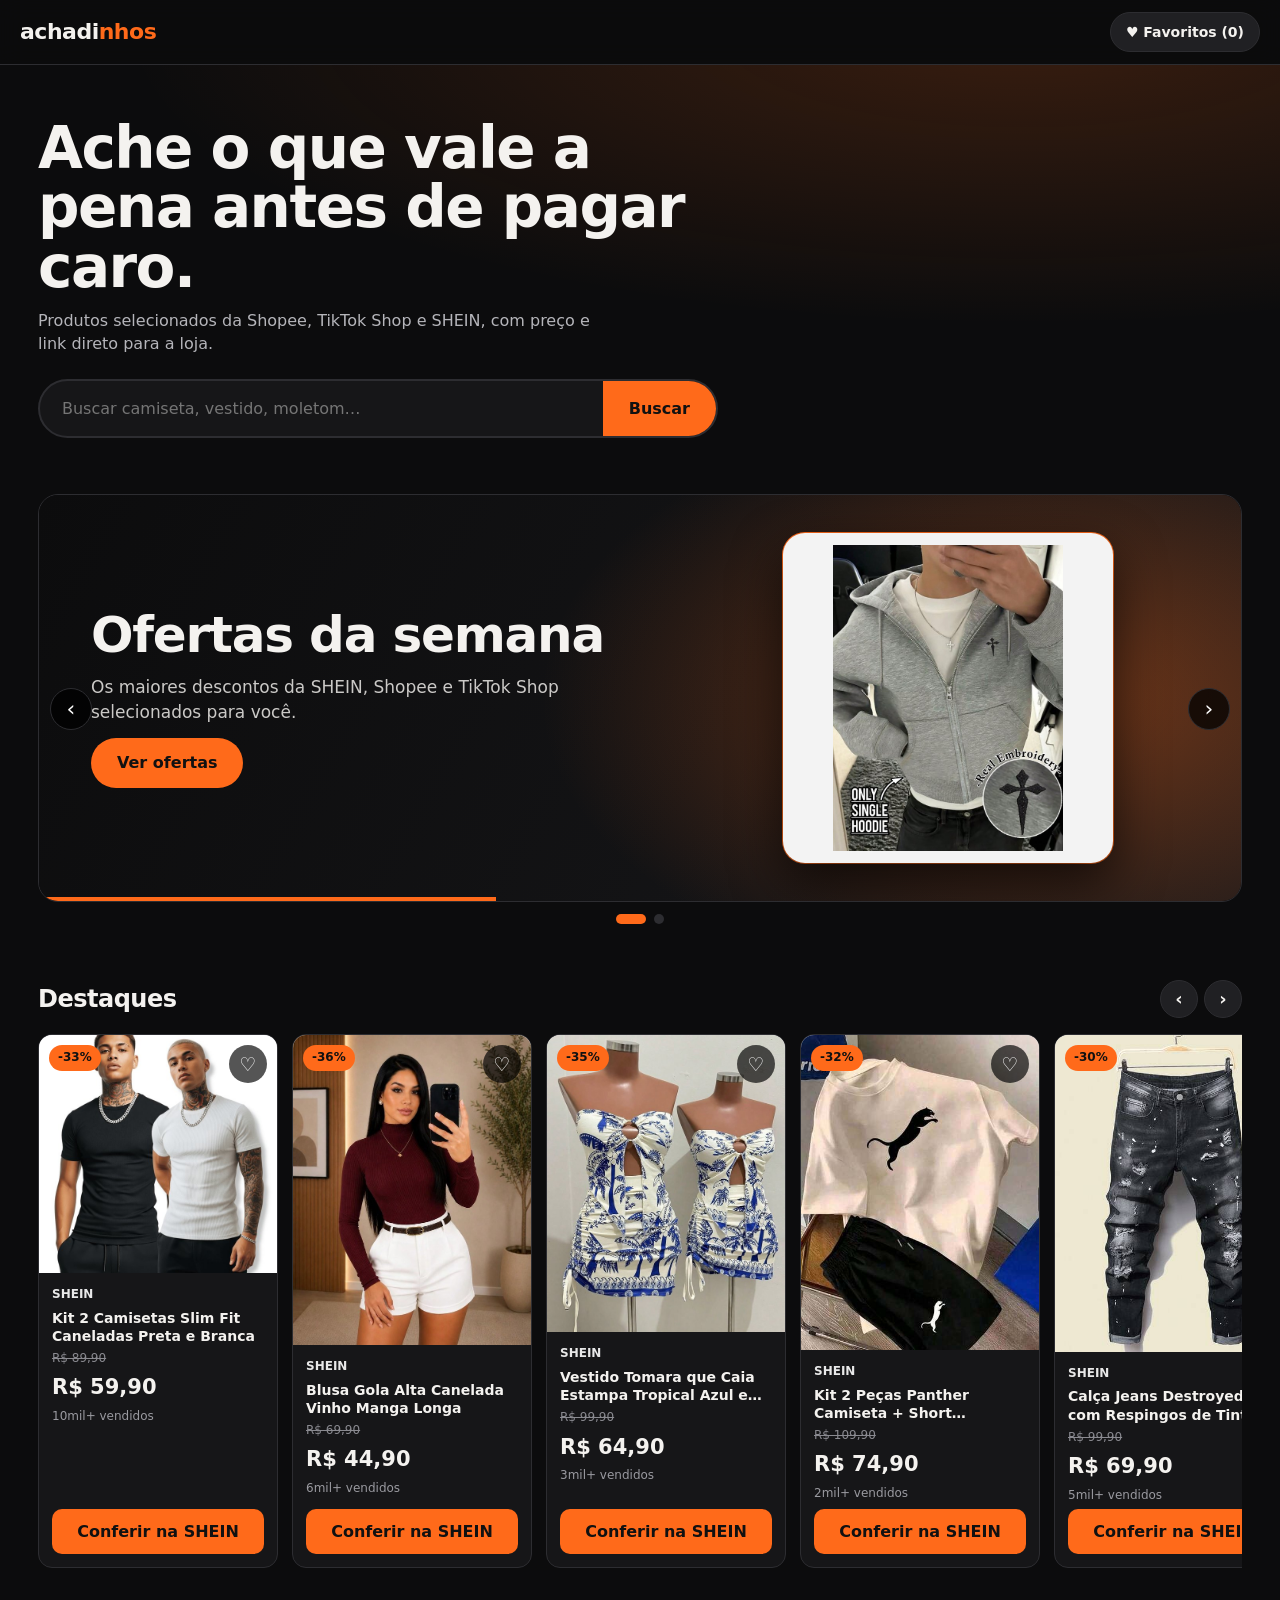
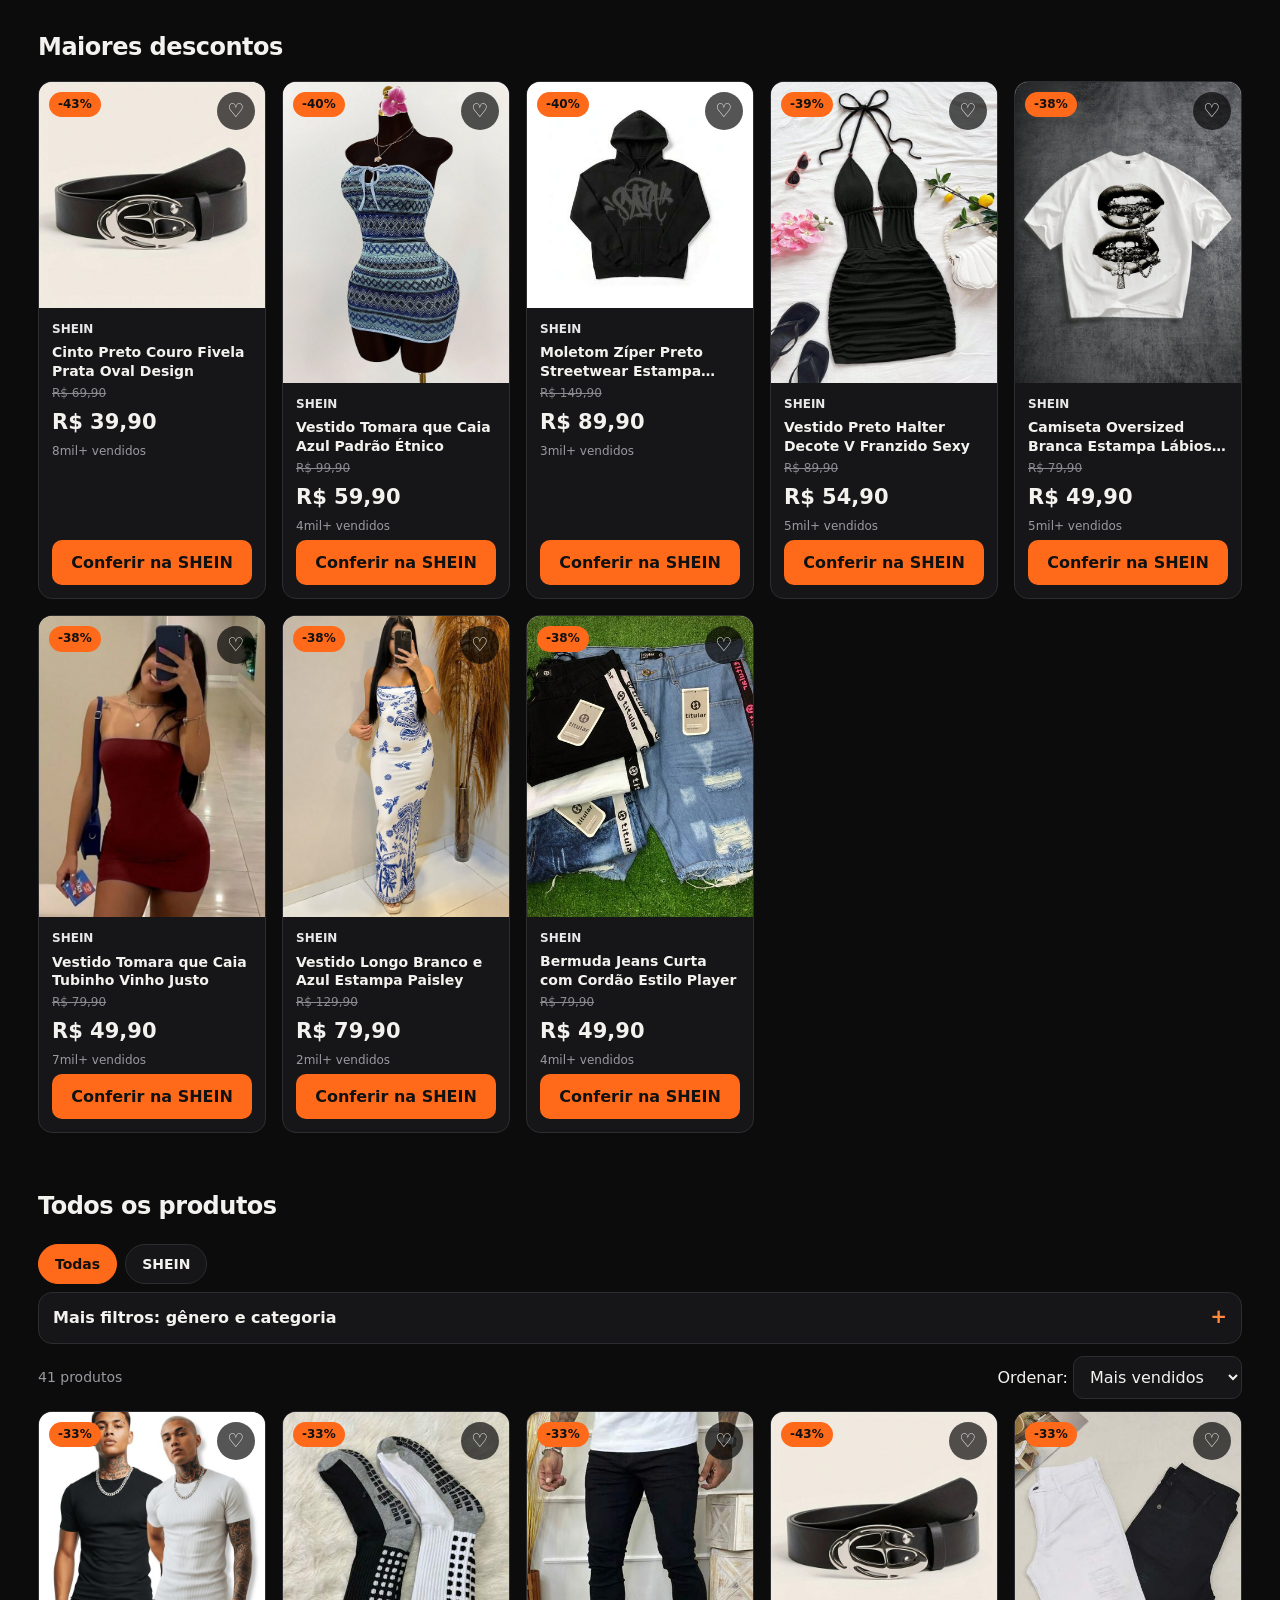
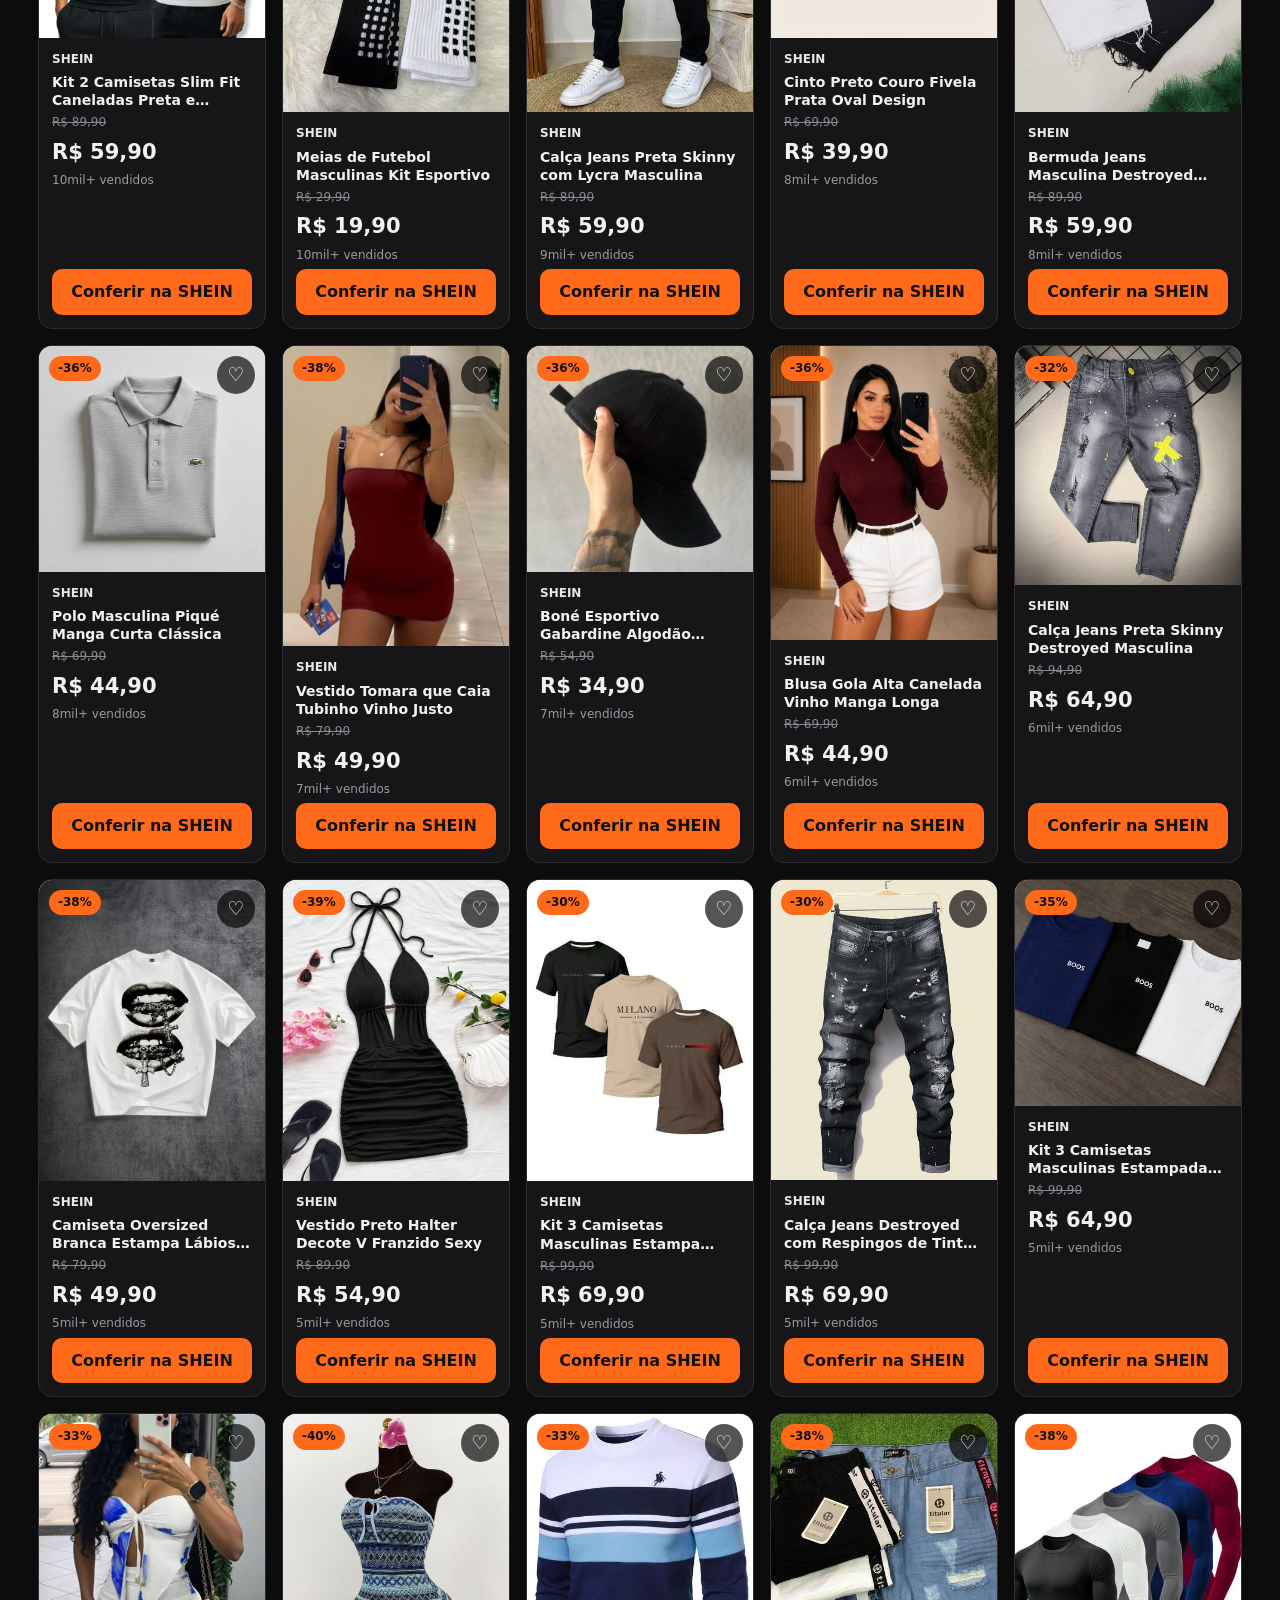
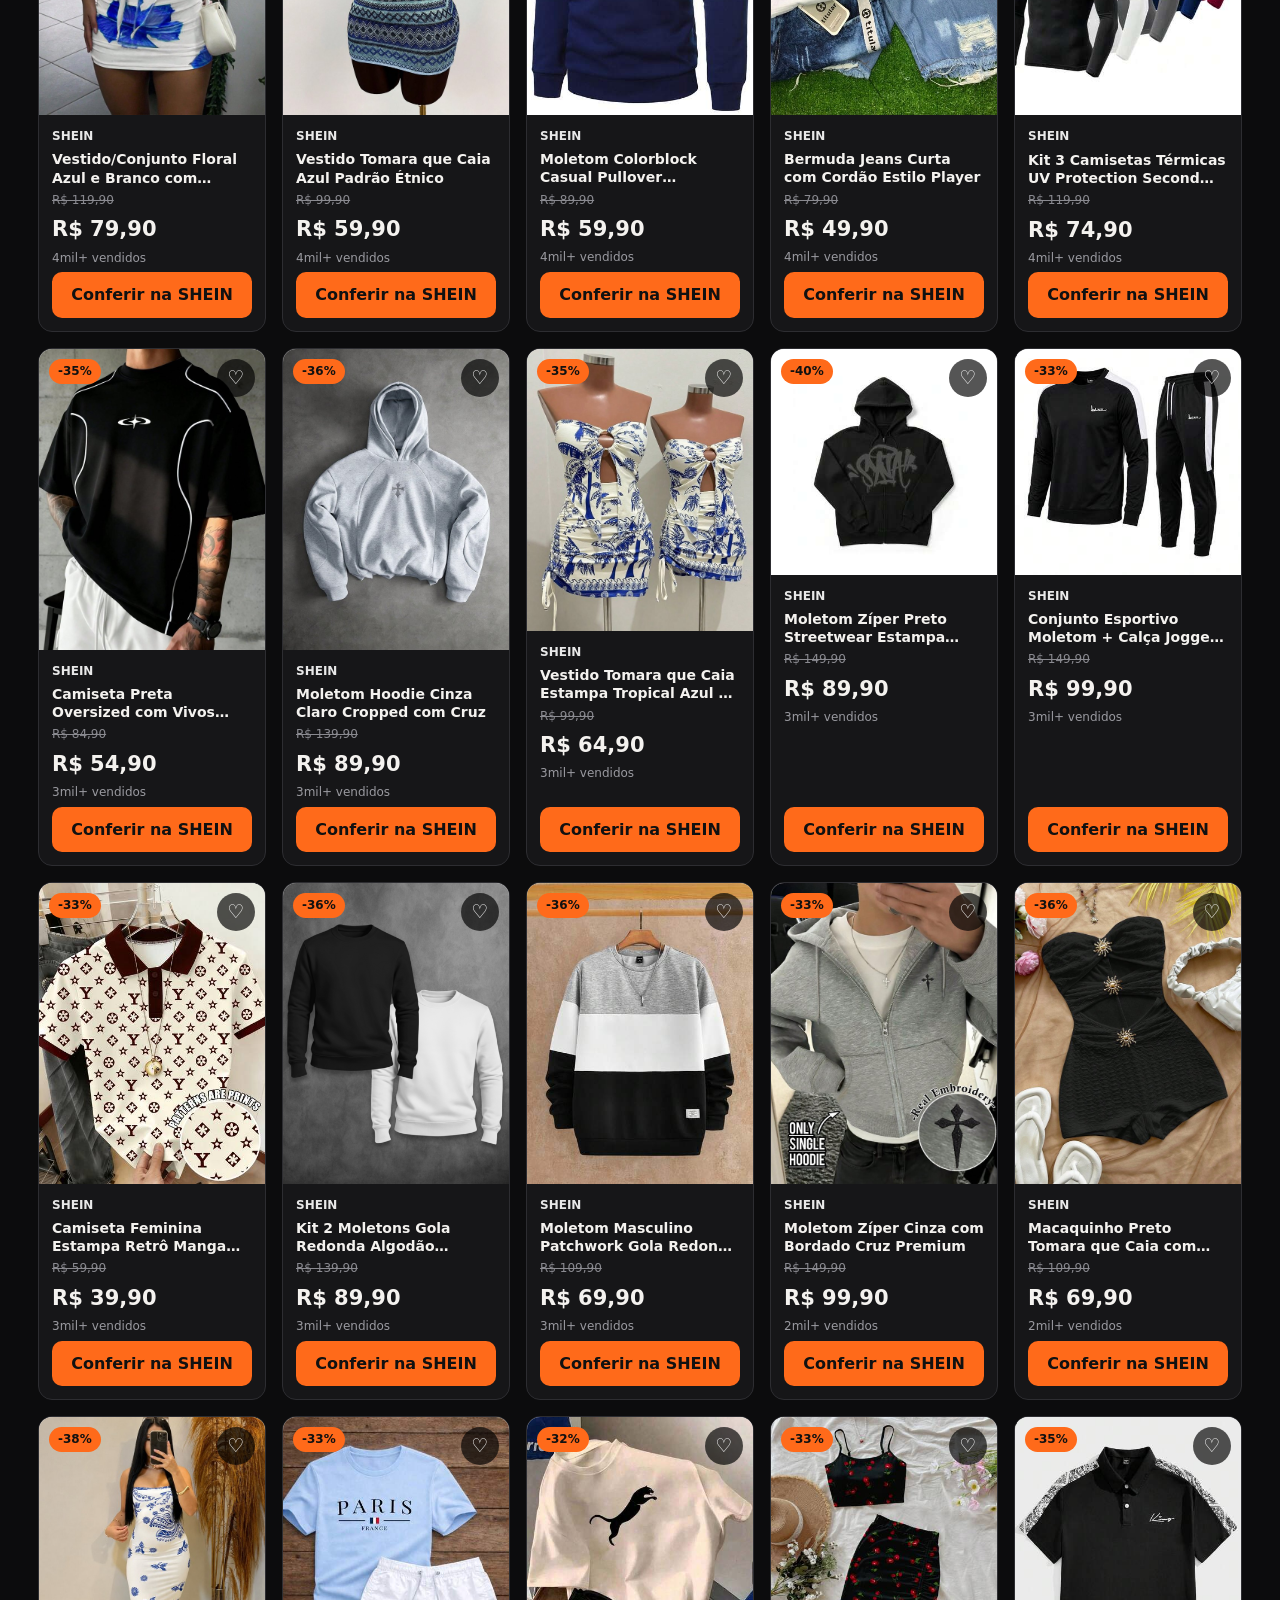
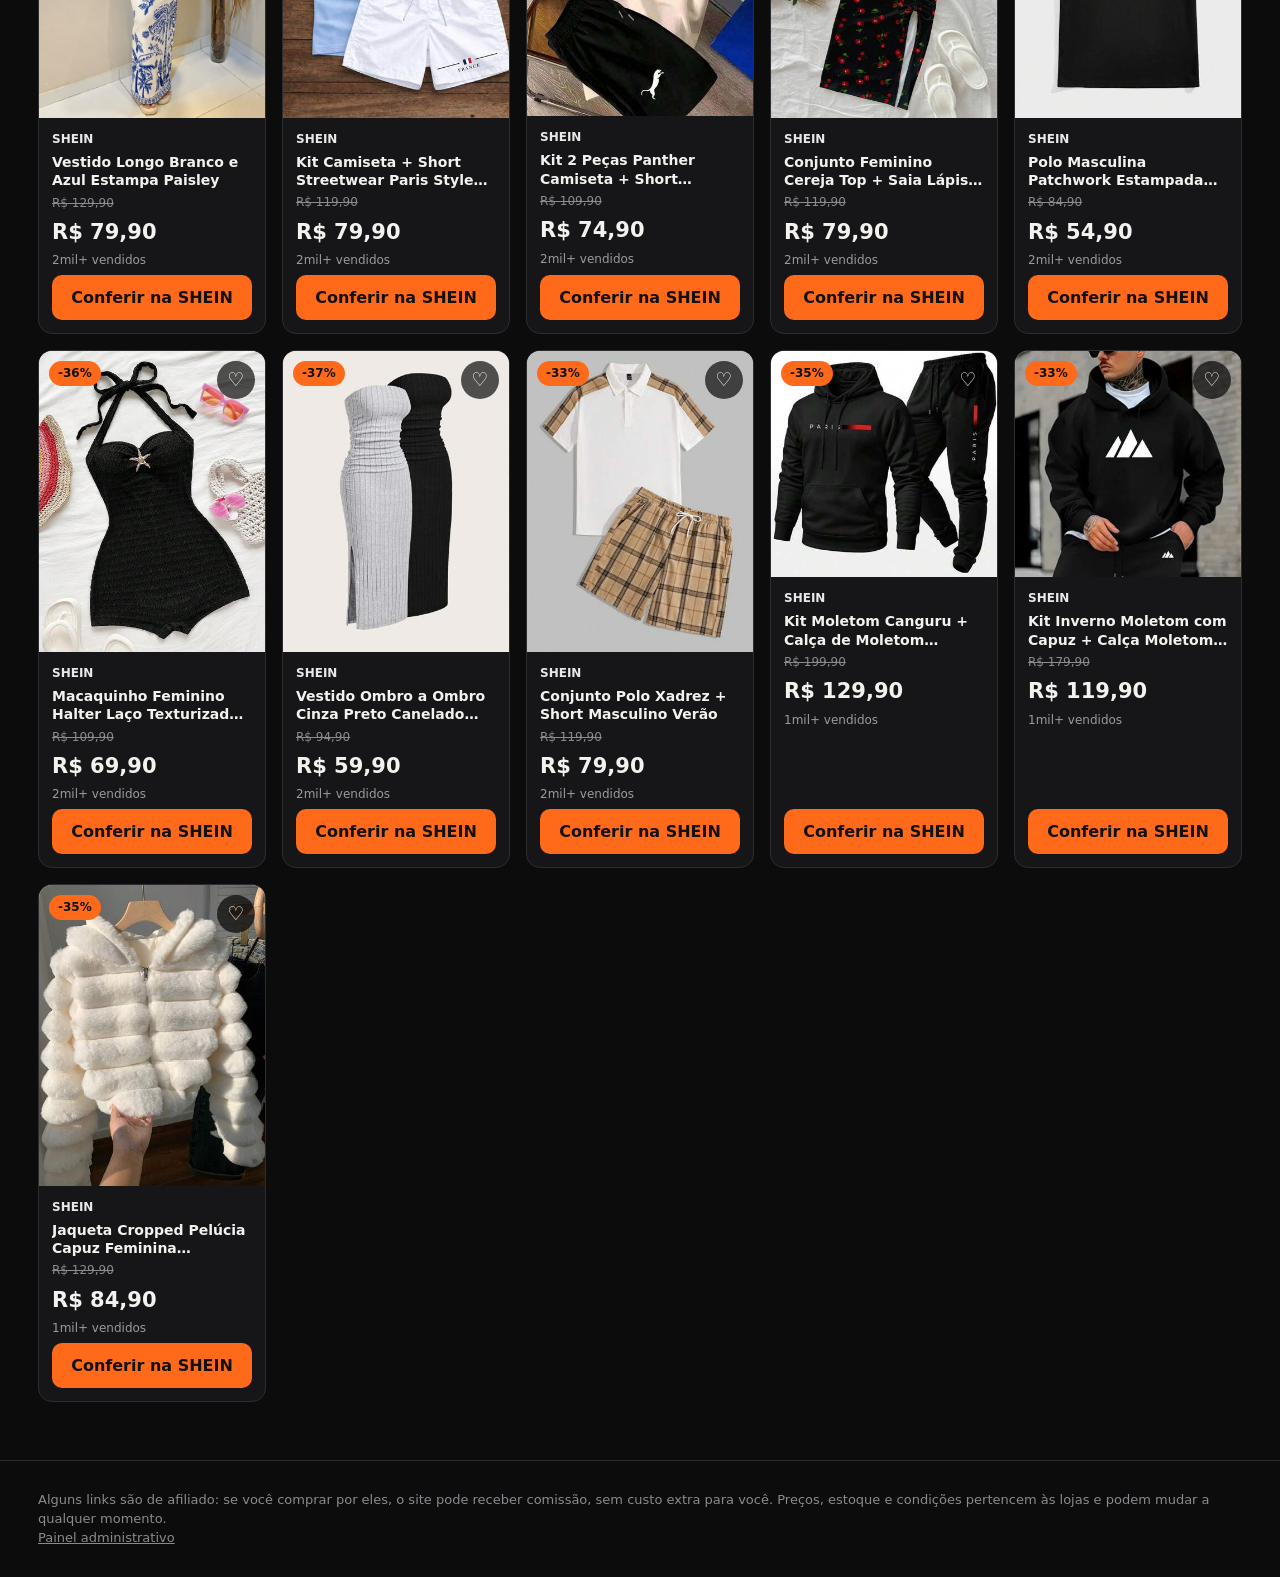
<file: index.html>
<!DOCTYPE html>
<html lang="pt-BR">
<head>
<meta charset="UTF-8">
<meta name="viewport" content="width=device-width,initial-scale=1">
<meta http-equiv="Content-Security-Policy" content="default-src 'self'; script-src 'self'; style-src 'self' 'unsafe-inline'; img-src 'self' https: blob:; connect-src 'self' https://*.supabase.co; object-src 'none'; base-uri 'none'; form-action 'self'">
<meta name="theme-color" content="#0c0c0d">
<meta name="description" content="Achadinhos: ofertas selecionadas da Shopee, TikTok Shop e SHEIN em um só lugar.">
<title>Achadinhos | Ofertas da Shopee, TikTok Shop e SHEIN</title>
<link rel="stylesheet" href="css/style.css">
</head>
<body>
<header><div class="wrap bar">
 <a class="logo" href="./">achadi<b>nhos</b></a><span class="sp"></span>
 <button class="ibtn" id="favbtn">♥ Favoritos (0)</button>
</div></header>
<main>
<div class="hero"><div class="wrap">
 <h1>Ache o que vale a pena antes de pagar caro.</h1>
 <p>Produtos selecionados da Shopee, TikTok Shop e SHEIN, com preço e link direto para a loja.</p>
 <form class="sbox" id="sbox" role="search"><input id="q" type="search" placeholder="Buscar camiseta, vestido, moletom…" aria-label="Buscar produtos" autocomplete="off"><button type="submit">Buscar</button></form>
</div></div>
<div class="wrap">
 <section id="banners" aria-label="Destaques"></section>
 <div id="home">
  <section><h2>Destaques<span class="nav"><button data-nav="-1" aria-label="Anterior">‹</button><button data-nav="1" aria-label="Próximo">›</button></span></h2><div class="car" id="car"></div></section>
  <section><h2>Maiores descontos</h2><div class="grid" id="deals"></div></section>
 </div>
 <section id="todos">
  <h2>Todos os produtos</h2>
  <div class="chips" id="lojas" aria-label="Loja"></div>
  <details><summary>Mais filtros: gênero e categoria</summary><div class="chips" id="gens"></div><div class="chips" id="cats"></div></details>
  <div class="tools"><span class="count" id="count"></span><span style="flex:1"></span>
   <label>Ordenar: <select id="sort"><option value="rel">Mais vendidos</option><option value="off">Maior desconto</option><option value="asc">Menor preço</option><option value="desc">Maior preço</option></select></label></div>
  <div class="grid" id="grid"></div>
  <div class="empty" id="empty" hidden>Nenhum produto com esses filtros.<br><button class="ibtn" id="reset">Limpar filtros</button></div>
 </section>
</div>
</main>
<footer><div class="wrap">Alguns links são de afiliado: se você comprar por eles, o site pode receber comissão, sem custo extra para você. Preços, estoque e condições pertencem às lojas e podem mudar a qualquer momento.<br><a href="admin.html">Painel administrativo</a></div></footer>
<script type="module" src="js/app.js"></script>
</body>
</html>
</file>
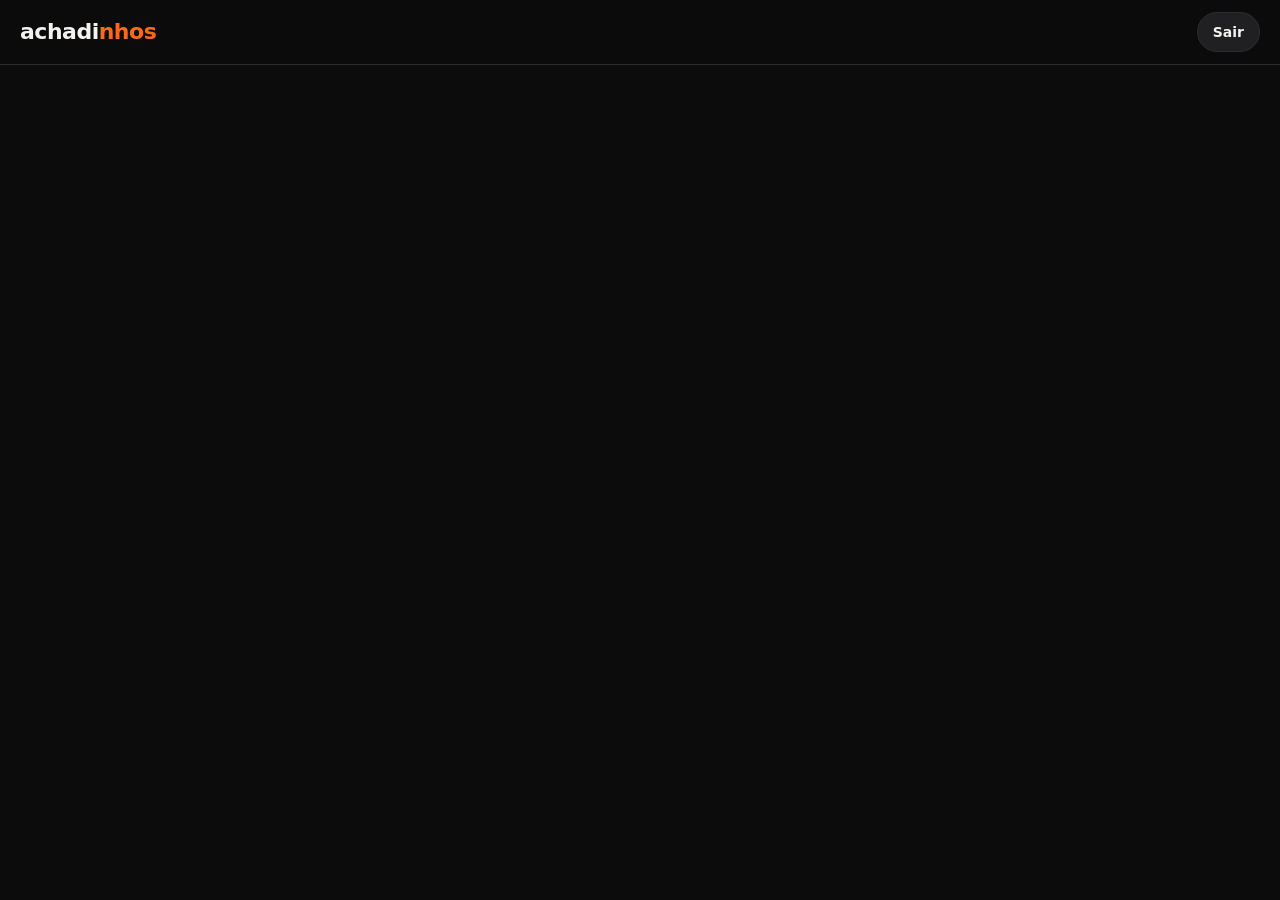
<file: admin/index.html>
<!DOCTYPE html><html lang="pt-BR"><head><meta charset="UTF-8"><meta name="robots" content="noindex"><meta http-equiv="refresh" content="0;url=../admin.html"><title>Admin</title></head><body><a href="../admin.html">Ir para o painel</a></body></html>
</file>
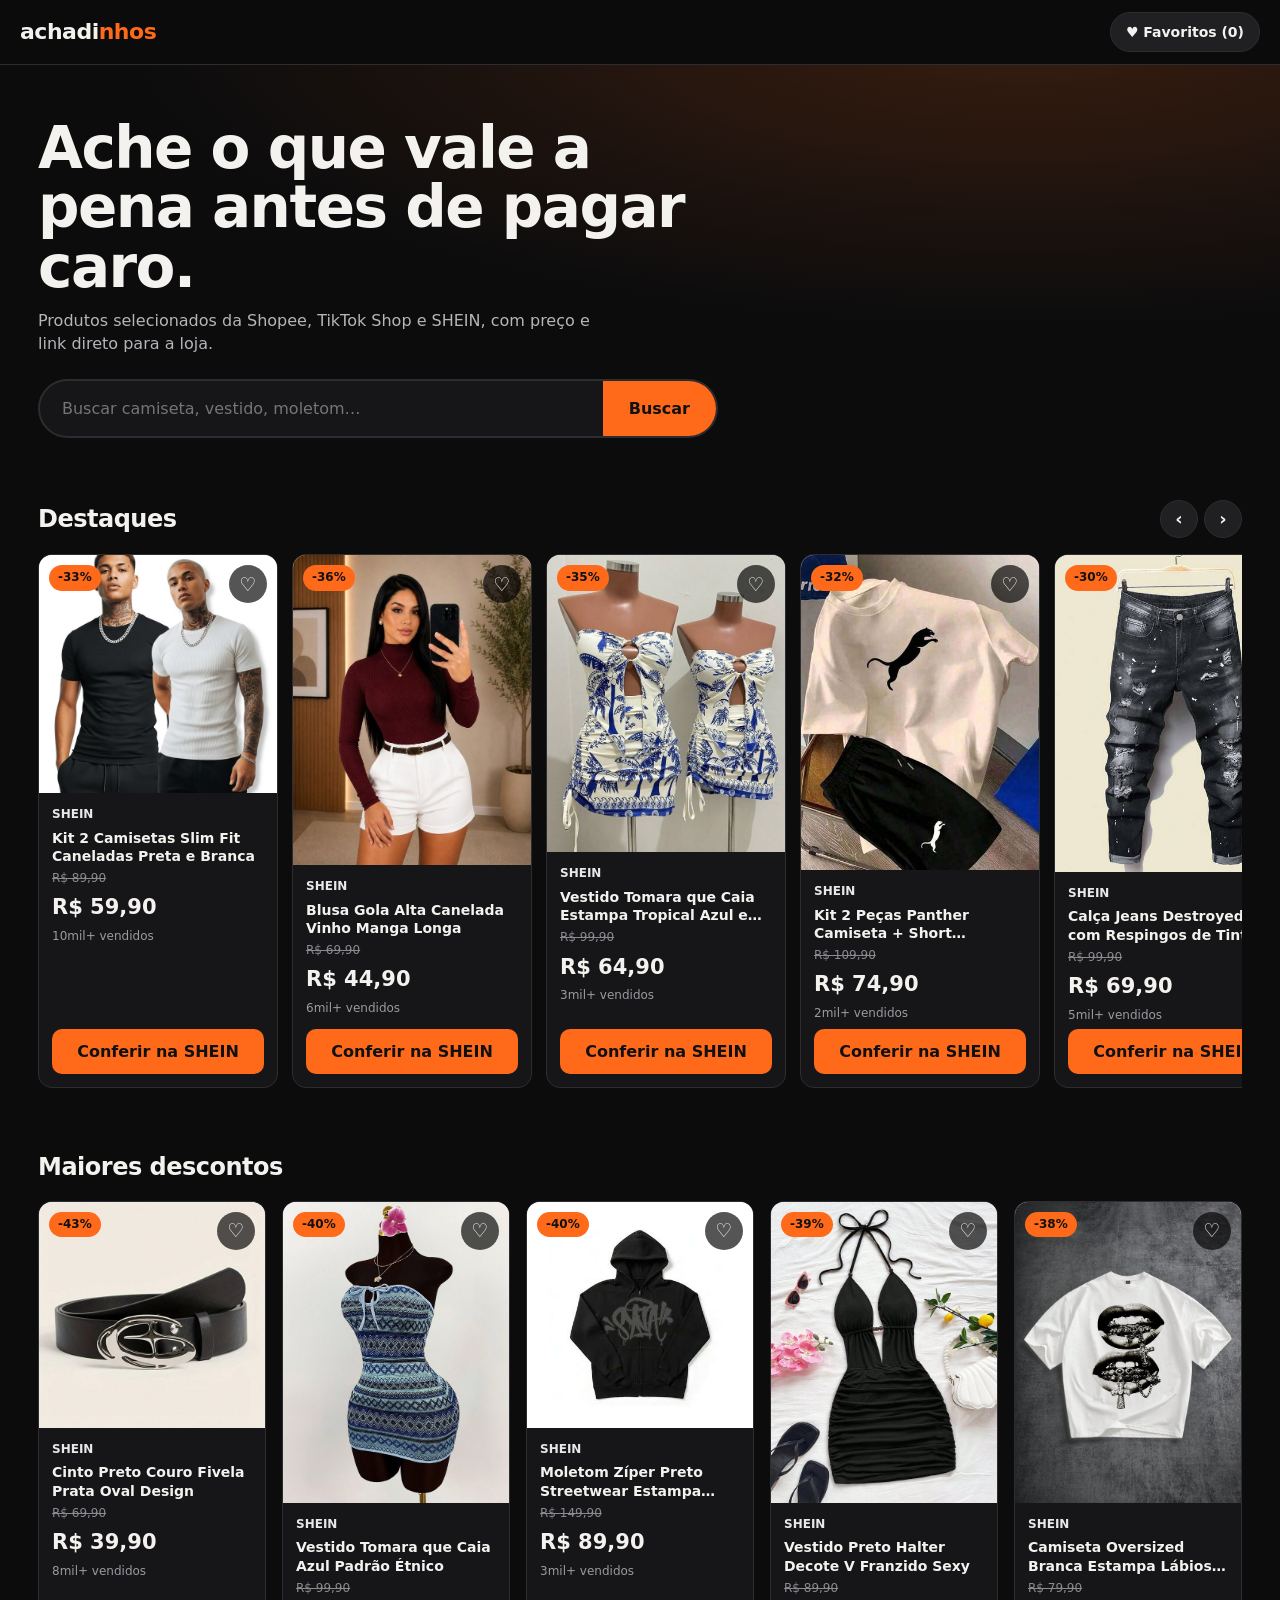
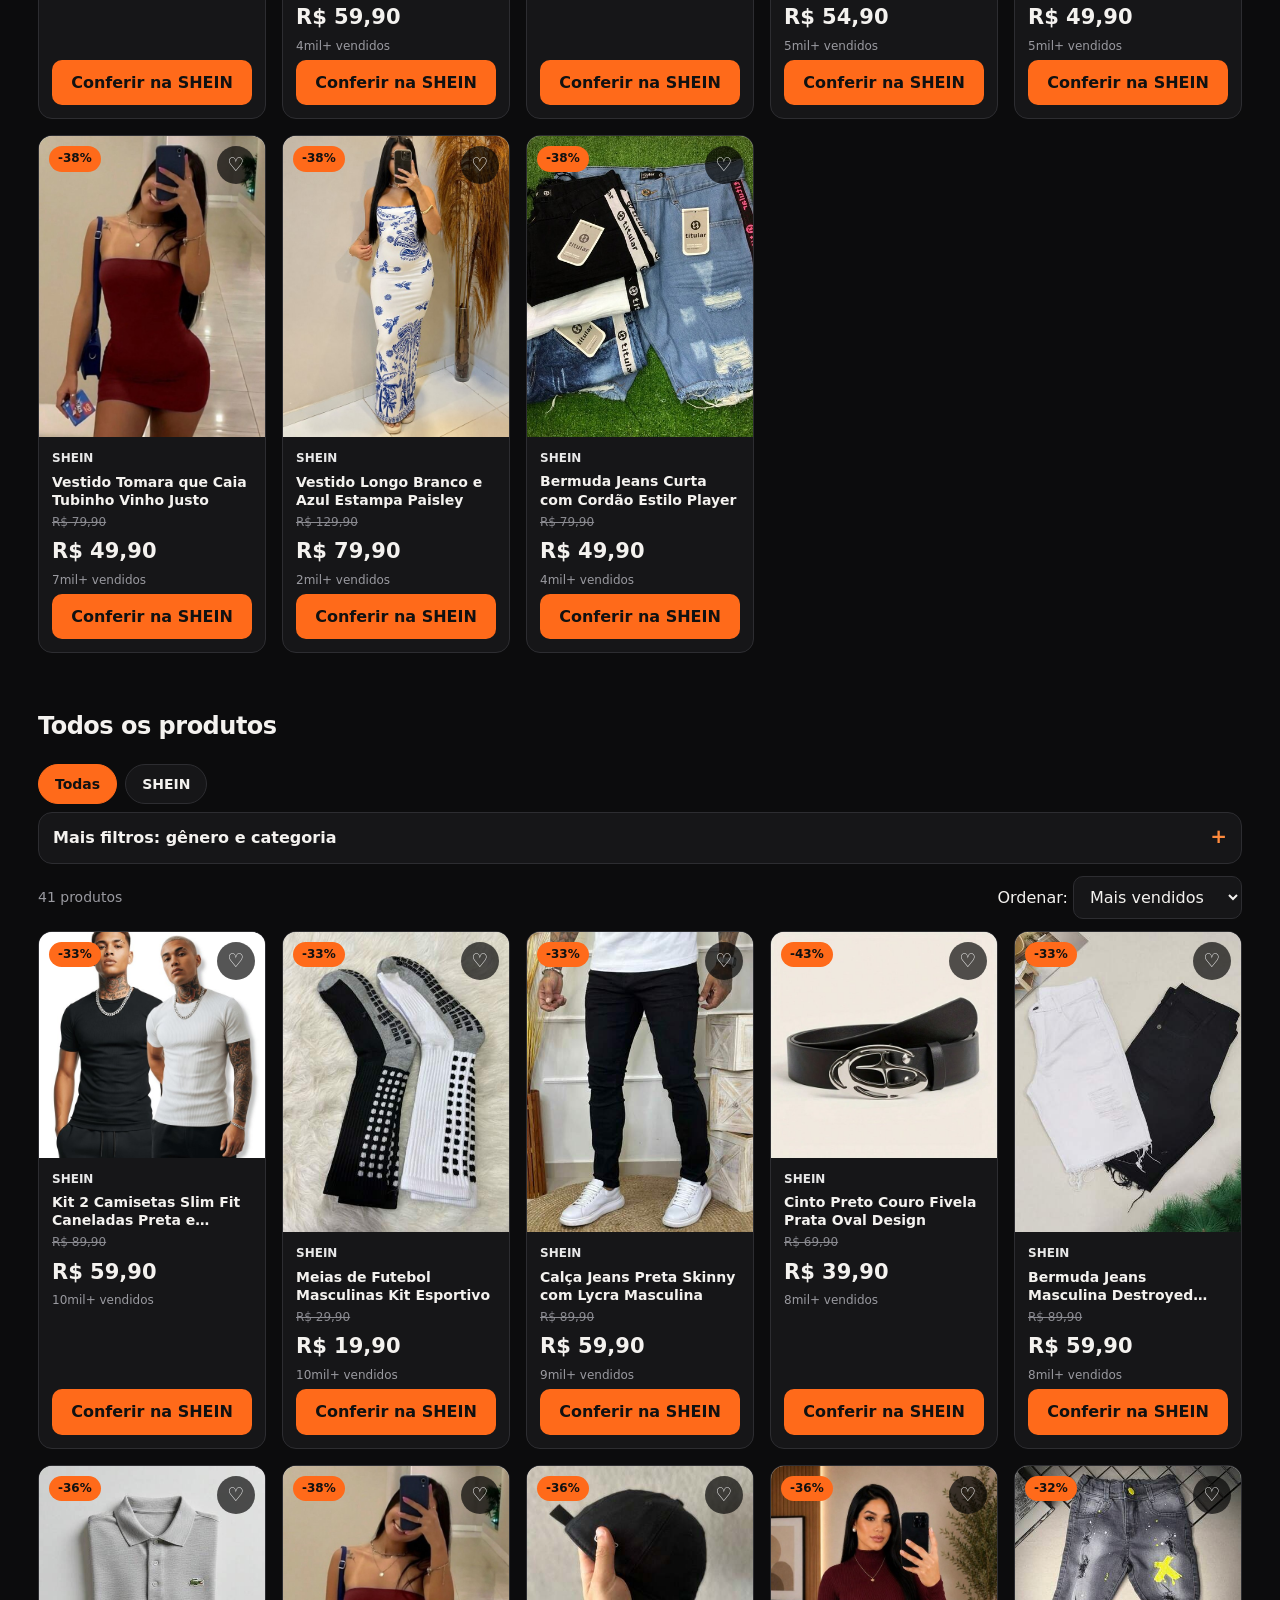
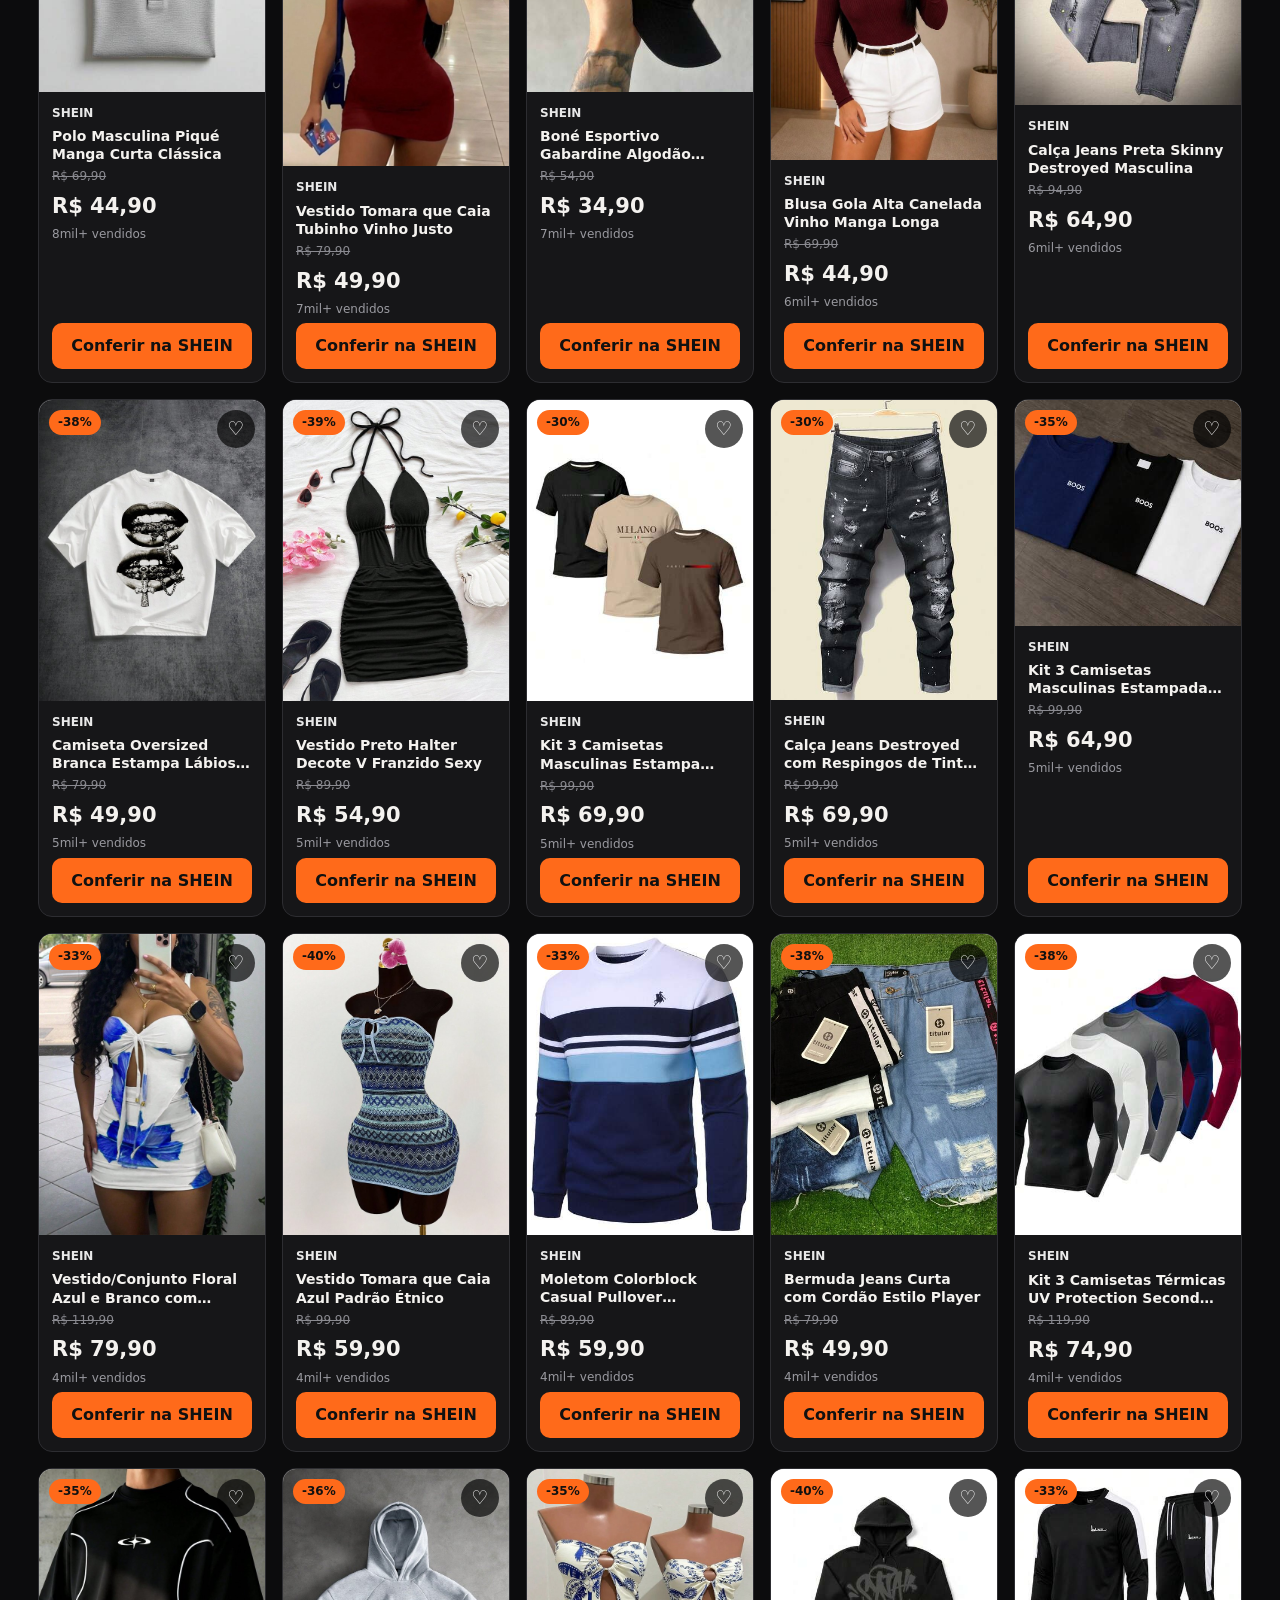
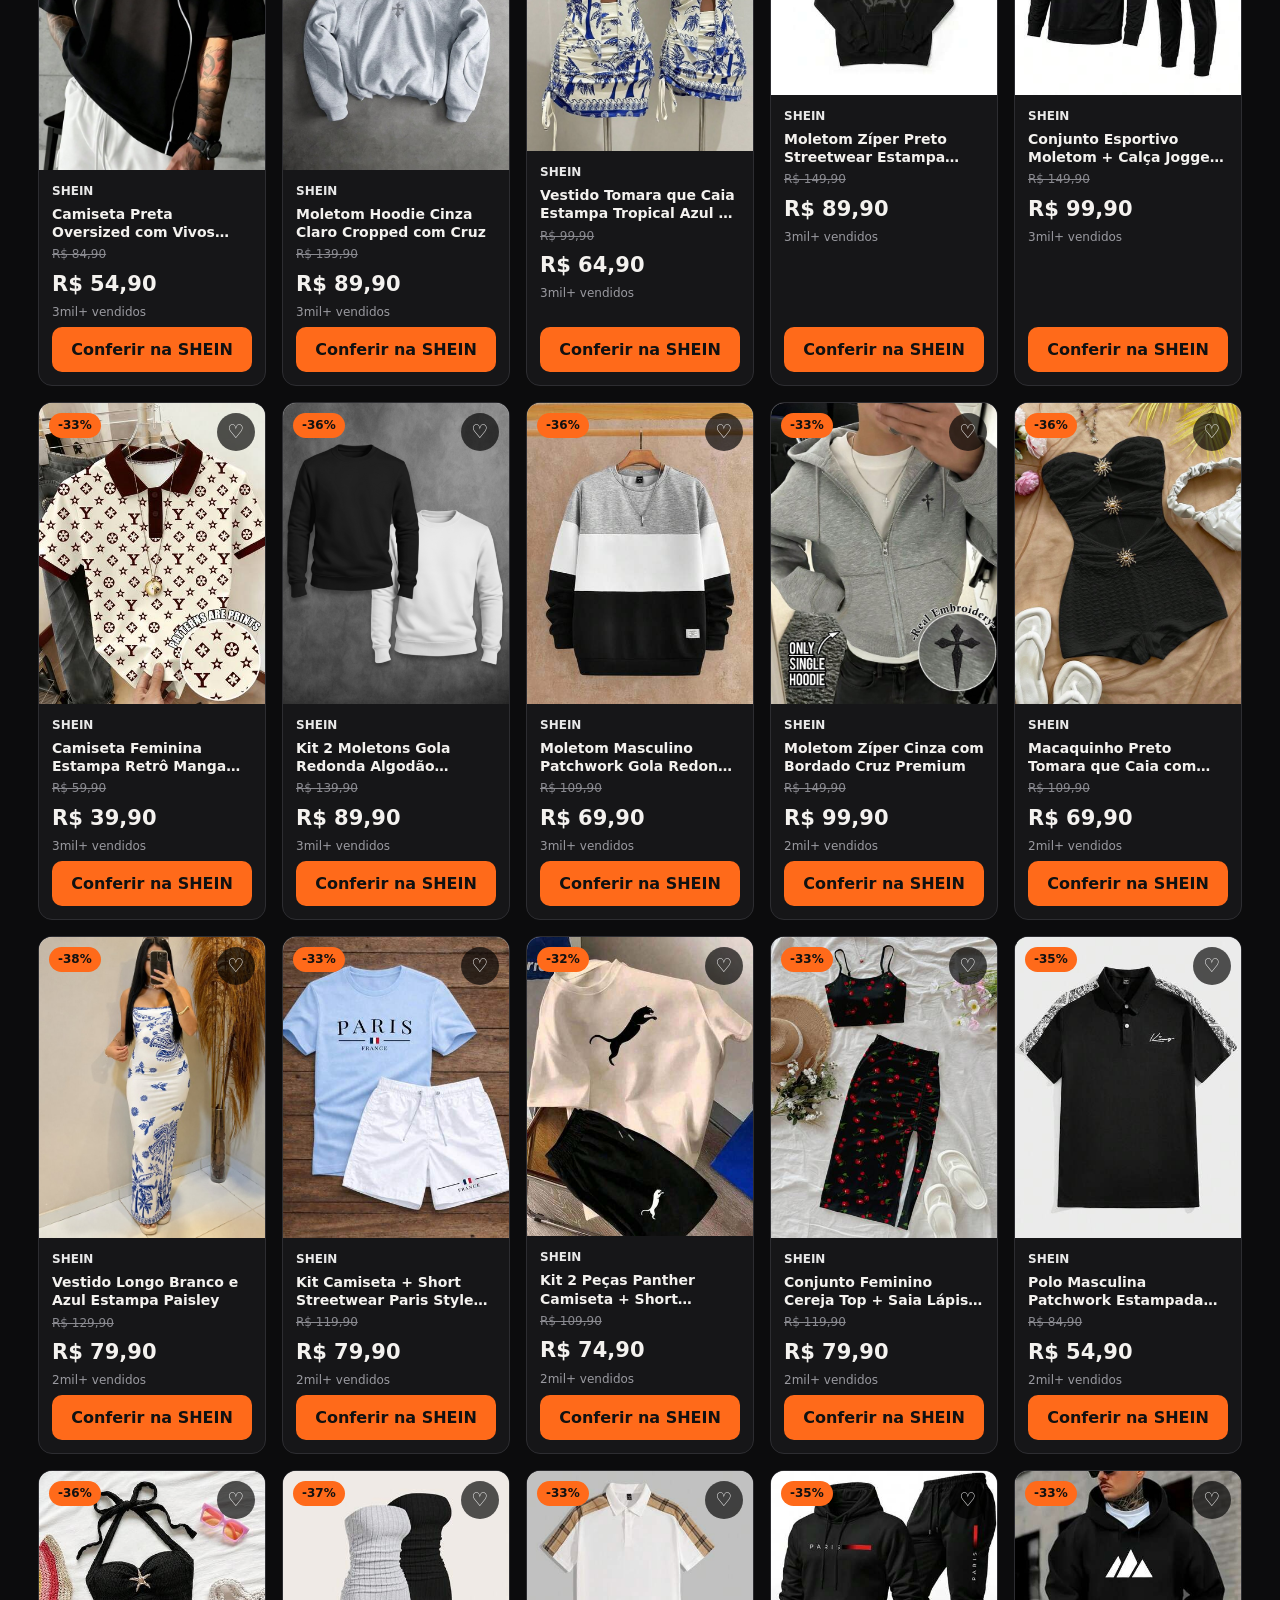
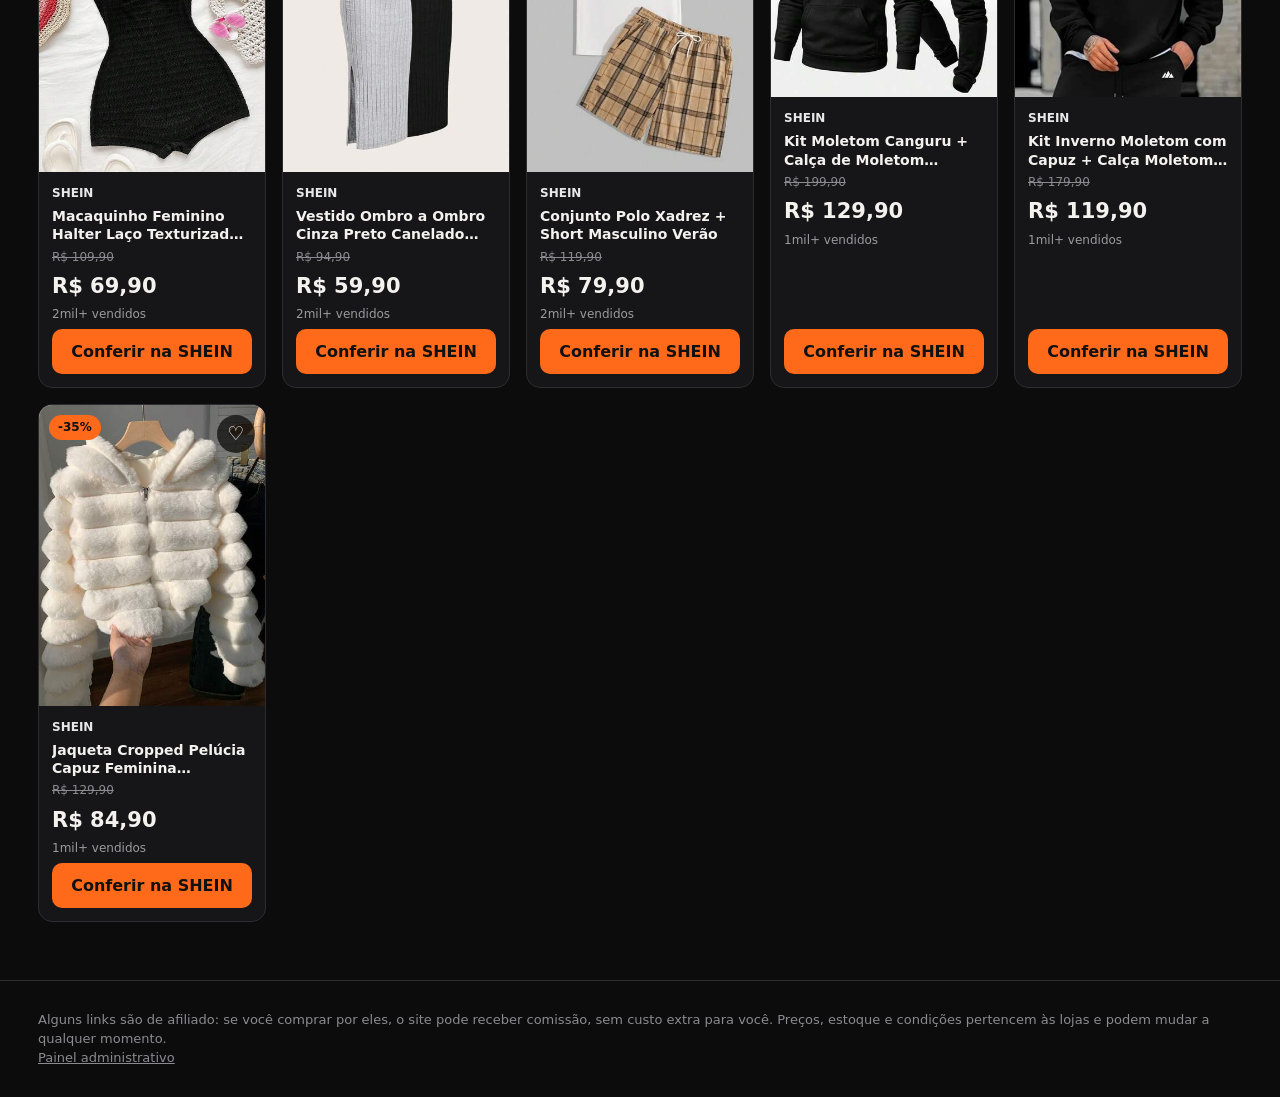
<file: achadinhos-novo/achadinhos/index.html>
<!DOCTYPE html>
<html lang="pt-BR">
<head>
<meta charset="UTF-8">
<meta name="viewport" content="width=device-width,initial-scale=1">
<meta name="theme-color" content="#0c0c0d">
<meta name="description" content="Achadinhos: ofertas selecionadas da Shopee, TikTok Shop e SHEIN em um só lugar.">
<title>Achadinhos | Ofertas da Shopee, TikTok Shop e SHEIN</title>
<link rel="stylesheet" href="css/style.css">
</head>
<body>
<header><div class="wrap bar">
 <a class="logo" href="./">achadi<b>nhos</b></a><span class="sp"></span>
 <button class="ibtn" id="favbtn">♥ Favoritos (0)</button>
</div></header>
<main>
<div class="hero"><div class="wrap">
 <h1>Ache o que vale a pena antes de pagar caro.</h1>
 <p>Produtos selecionados da Shopee, TikTok Shop e SHEIN, com preço e link direto para a loja.</p>
 <form class="sbox" id="sbox" role="search"><input id="q" type="search" placeholder="Buscar camiseta, vestido, moletom…" aria-label="Buscar produtos" autocomplete="off"><button type="submit">Buscar</button></form>
</div></div>
<div class="wrap">
 <div id="home">
  <section><h2>Destaques<span class="nav"><button data-nav="-1" aria-label="Anterior">‹</button><button data-nav="1" aria-label="Próximo">›</button></span></h2><div class="car" id="car"></div></section>
  <section><h2>Maiores descontos</h2><div class="grid" id="deals"></div></section>
 </div>
 <section id="todos">
  <h2>Todos os produtos</h2>
  <div class="chips" id="lojas" aria-label="Loja"></div>
  <details><summary>Mais filtros: gênero e categoria</summary><div class="chips" id="gens"></div><div class="chips" id="cats"></div></details>
  <div class="tools"><span class="count" id="count"></span><span style="flex:1"></span>
   <label>Ordenar: <select id="sort"><option value="rel">Mais vendidos</option><option value="off">Maior desconto</option><option value="asc">Menor preço</option><option value="desc">Maior preço</option></select></label></div>
  <div class="grid" id="grid"></div>
  <div class="empty" id="empty" hidden>Nenhum produto com esses filtros.<br><button class="ibtn" id="reset">Limpar filtros</button></div>
 </section>
</div>
</main>
<footer><div class="wrap">Alguns links são de afiliado: se você comprar por eles, o site pode receber comissão, sem custo extra para você. Preços, estoque e condições pertencem às lojas e podem mudar a qualquer momento.<br><a href="admin.html">Painel administrativo</a></div></footer>
<script type="module" src="js/app.js"></script>
</body>
</html>
</file>
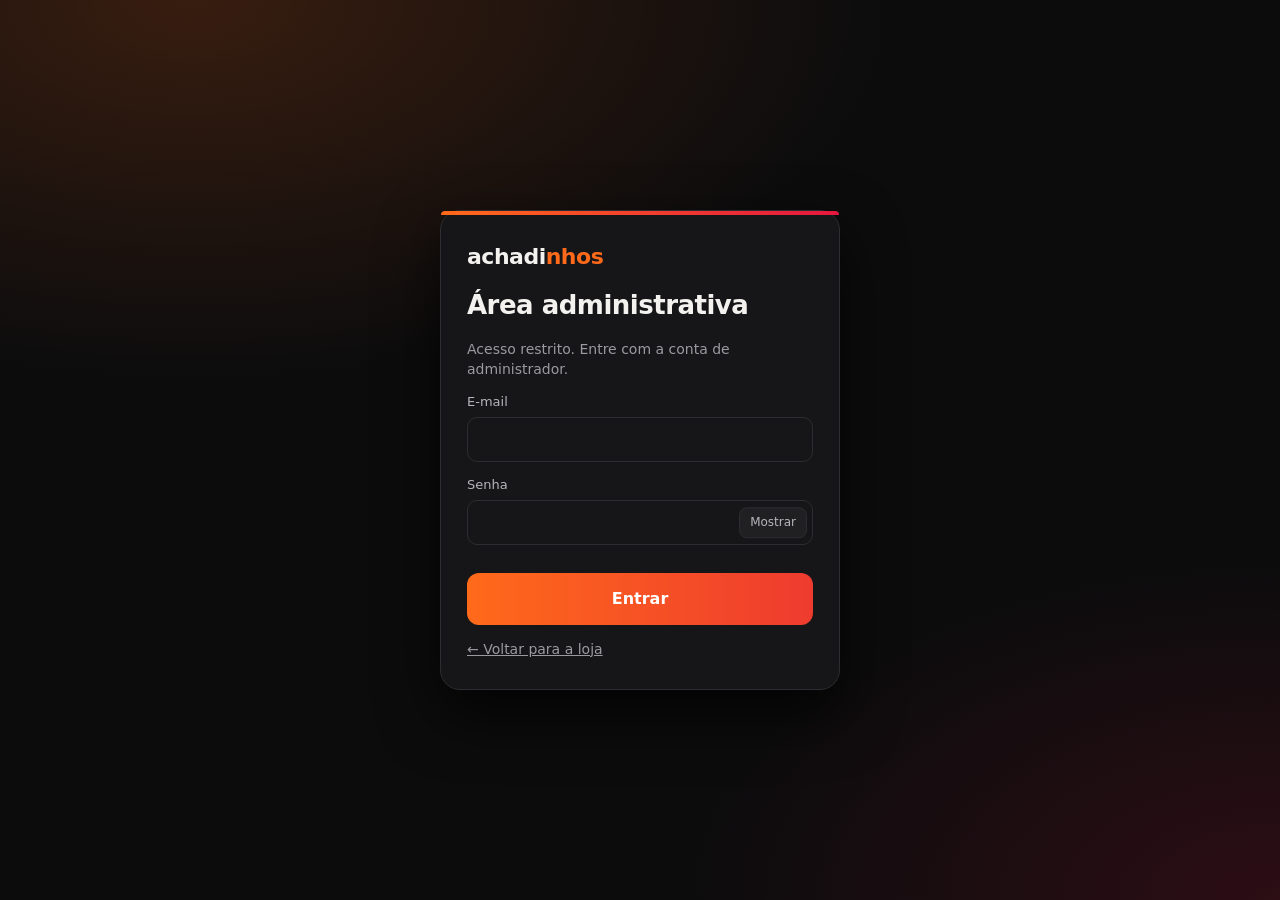
<file: admin.html>
<!DOCTYPE html>
<html lang="pt-BR">
<head>
<meta charset="UTF-8">
<meta name="viewport" content="width=device-width,initial-scale=1">
<meta name="robots" content="noindex,nofollow">
<meta name="referrer" content="no-referrer">
<meta http-equiv="Content-Security-Policy" content="default-src 'self'; script-src 'self'; style-src 'self' 'unsafe-inline'; img-src 'self' https: blob:; connect-src 'self' https://*.supabase.co; object-src 'none'; base-uri 'none'; form-action 'self'">
<title>Painel | Achadinhos</title>
<link rel="stylesheet" href="css/style.css">
</head>
<body>
<noscript><p style="padding:20px">Ative o JavaScript para acessar o painel.</p></noscript>
<header><div class="wrap bar"><a class="logo" href="./">achadi<b>nhos</b></a><span class="sp"></span>
<span class="count hide-m" id="who"></span><button class="ibtn" id="out" type="button">Sair</button></div></header>
<main class="wrap" id="app" hidden>
<section><h2>Produtos</h2>
<div class="tools"><button class="ibtn" id="imp" type="button">Importar JSON</button><button class="ibtn" id="exp" type="button">Baixar produtos.json</button><input type="file" id="file" accept="application/json" hidden><span class="count">As alterações são salvas direto no banco, protegidas por login.</span></div>
<div class="adm">
<form id="form" autocomplete="off"><h2 id="ft">Novo produto</h2>
<label>Nome<input class="fld" name="nome" required maxlength="140"></label>
<label>Loja<select class="fld" name="loja"><option>SHEIN</option><option>Shopee</option><option>TikTok Shop</option></select></label>
<label>Gênero<select class="fld" name="genero"><option>Masculino</option><option>Feminino</option></select></label>
<label>Categoria<input class="fld" name="categoria" required list="cl" maxlength="40"></label><datalist id="cl"></datalist>
<label>Preço (R$)<input class="fld" name="preco" type="number" step="0.01" min="0.01" required></label>
<label>Preço antigo (R$, opcional)<input class="fld" name="precoAntigo" type="number" step="0.01" min="0"></label>
<label>Vendidos (opcional)<input class="fld" name="vendidos" maxlength="60" placeholder="5mil+ vendidos"></label>
<label>Imagem (caminho ou https://)<input class="fld" name="imagem" required placeholder="imagens/p53.jpg"></label>
<label>Link de afiliado (https://)<input class="fld" name="link" type="url" required></label>
<label style="display:flex;gap:8px;align-items:center"><input type="checkbox" name="destaque"> Mostrar em destaques</label>
<div class="err" id="err" role="alert"></div>
<div><button class="ibtn on" type="submit">Salvar produto</button> <button class="ibtn" type="button" id="cancel" hidden>Cancelar</button></div>
</form>
<div><div class="tools"><input class="fld" id="aq" type="search" placeholder="Filtrar lista…" style="flex:1"><span class="count" id="ac"></span></div><div id="list"></div></div>
</div></section>
<section id="gerenciar-banners"><h2>GERENCIAR BANNERS</h2>
<div class="tools"><button class="ibtn" id="bn-all" type="button">Prévia do carrossel</button></div>
<div style="margin-bottom:18px"><div class="count" style="margin-bottom:6px">Prévia</div><div id="bn-prev"></div></div>
<div class="adm"><form id="bn-form" autocomplete="off"><h2 id="bn-ft">Novo banner</h2>
<label>Título<input class="fld" name="titulo" maxlength="80" required></label>
<label>Subtítulo<input class="fld" name="subtitulo" maxlength="160"></label>
<label>Texto do botão<input class="fld" name="botaoTexto" maxlength="30" value="Ver ofertas"></label>
<label>Link do botão (https:// ou #todos)<input class="fld" name="link" value="#todos"></label>
<label>Imagem (upload)<input class="fld" name="arquivo" type="file" accept="image/*"></label><input type="hidden" name="imagem">
<label>Cor de fundo<input class="fld" name="corFundo" type="color" value="#0c0c0d"></label>
<label>Cor de destaque<input class="fld" name="corDestaque" type="color" value="#ff6a1a"></label>
<label>Cor do texto<input class="fld" name="corTexto" type="color" value="#f4f2ef"></label>
<label style="display:flex;gap:8px;align-items:center"><input type="checkbox" name="ativo" checked> Banner ativo</label>
<div class="err" id="bn-err" role="alert"></div>
<div><button class="ibtn on" type="submit">Salvar banner</button> <button class="ibtn" type="button" id="bn-cancel" hidden>Cancelar</button></div></form>
<div id="bn-list"></div></div></section>
</main>
<script type="module" src="js/admin-init.js"></script>
</body>
</html>
</file>
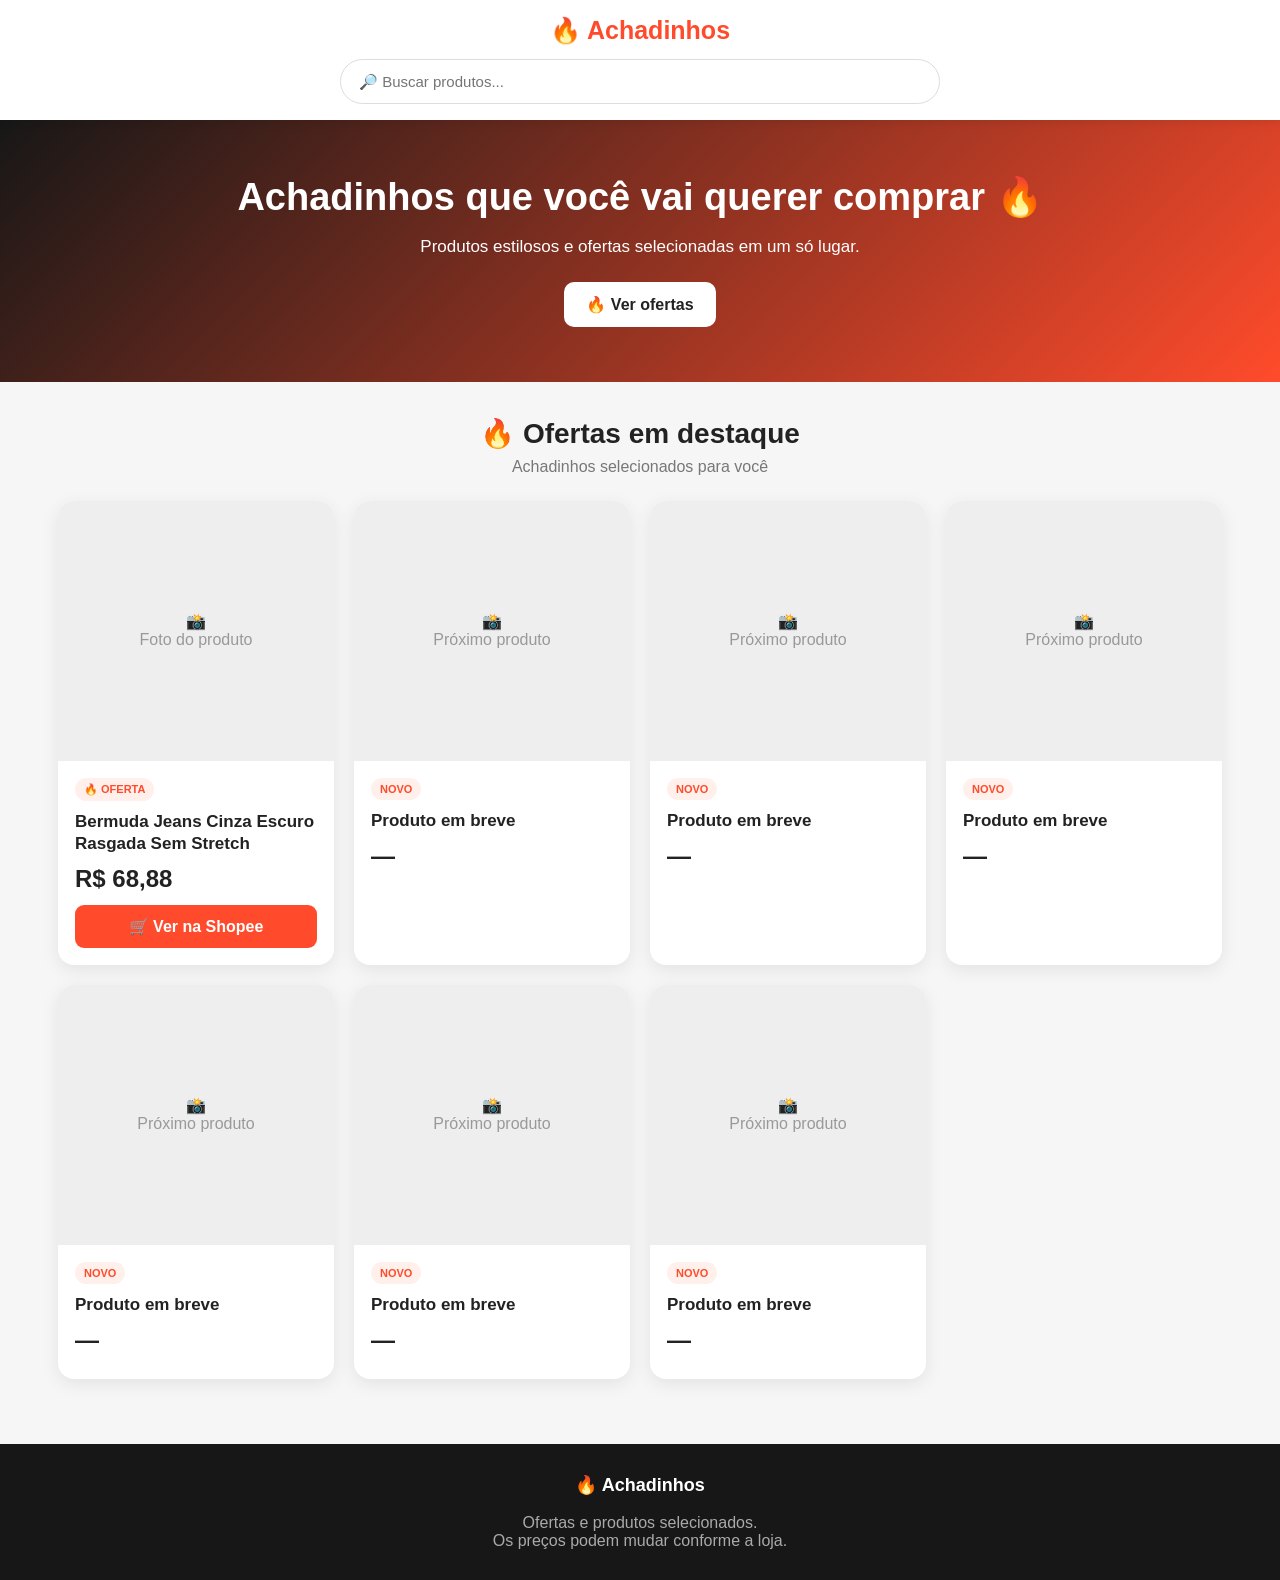
<file: index-2.html>
<!DOCTYPE html>
<html lang="pt-BR">
<head>
<meta charset="UTF-8">
<meta name="viewport" content="width=device-width, initial-scale=1.0">

<title>🔥 Achadinhos - Ofertas</title>

<style>
*{
  box-sizing:border-box;
  margin:0;
  padding:0;
}

body{
  font-family:Arial,Helvetica,sans-serif;
  background:#f6f6f6;
  color:#222;
}

header{
  background:#fff;
  padding:16px;
  position:sticky;
  top:0;
  z-index:10;
  box-shadow:0 2px 8px rgba(0,0,0,.08);
}

.logo{
  text-align:center;
  font-size:25px;
  font-weight:bold;
  color:#ff4b2b;
}

.search{
  display:block;
  width:100%;
  max-width:600px;
  margin:14px auto 0;
  padding:13px 18px;
  border:1px solid #ddd;
  border-radius:25px;
  font-size:15px;
  outline:none;
}

.hero{
  background:linear-gradient(135deg,#171717,#ff4b2b);
  color:white;
  padding:55px 20px;
  text-align:center;
}

.hero h1{
  font-size:38px;
  margin-bottom:15px;
}

.hero p{
  font-size:17px;
  max-width:600px;
  margin:auto;
  line-height:1.5;
}

.button{
  display:inline-block;
  margin-top:22px;
  background:white;
  color:#222;
  padding:13px 22px;
  border-radius:10px;
  text-decoration:none;
  font-weight:bold;
}

main{
  max-width:1200px;
  margin:auto;
  padding:35px 18px;
}

.title{
  text-align:center;
  margin-bottom:25px;
}

.title h2{
  font-size:28px;
  margin-bottom:8px;
}

.title p{
  color:#777;
}

.grid{
  display:grid;
  grid-template-columns:repeat(auto-fit,minmax(220px,1fr));
  gap:20px;
}

.card{
  background:white;
  border-radius:16px;
  overflow:hidden;
  box-shadow:0 5px 18px rgba(0,0,0,.08);
  transition:.2s;
}

.card:hover{
  transform:translateY(-4px);
}

.photo{
  height:260px;
  background:#eee;
  display:flex;
  align-items:center;
  justify-content:center;
  overflow:hidden;
}

.photo img{
  width:100%;
  height:100%;
  object-fit:cover;
}

.placeholder{
  color:#999;
  text-align:center;
  padding:20px;
}

.info{
  padding:17px;
}

.tag{
  display:inline-block;
  background:#fff0ec;
  color:#ff4b2b;
  padding:5px 9px;
  border-radius:15px;
  font-size:11px;
  font-weight:bold;
}

.card h3{
  font-size:17px;
  margin:10px 0;
  line-height:1.3;
}

.price{
  font-size:24px;
  font-weight:bold;
  margin:8px 0;
}

.buy{
  display:block;
  text-align:center;
  background:#ff4b2b;
  color:white;
  padding:12px;
  border-radius:9px;
  text-decoration:none;
  font-weight:bold;
  margin-top:12px;
}

footer{
  background:#171717;
  color:#aaa;
  text-align:center;
  padding:30px 15px;
  margin-top:30px;
}

footer strong{
  color:white;
  font-size:18px;
}

@media(max-width:600px){
  .hero h1{
    font-size:31px;
  }

  .photo{
    height:280px;
  }
}
</style>
</head>

<body>

<header>
  <div class="logo">🔥 Achadinhos</div>

  <input
    id="search"
    class="search"
    type="search"
    placeholder="🔎 Buscar produtos..."
  >
</header>

<section class="hero">
  <h1>Achadinhos que você vai querer comprar 🔥</h1>

  <p>
    Produtos estilosos e ofertas selecionadas
    em um só lugar.
  </p>

  <a href="#ofertas" class="button">
    🔥 Ver ofertas
  </a>
</section>

<main id="ofertas">

  <div class="title">
    <h2>🔥 Ofertas em destaque</h2>
    <p>Achadinhos selecionados para você</p>
  </div>

  <div class="grid" id="grid">

    <!-- PRODUTO 1 -->

    <article class="card">

      <div class="photo">
        <div class="placeholder">
          📸<br>
          Foto do produto
        </div>
      </div>

      <div class="info">

        <span class="tag">🔥 OFERTA</span>

        <h3>
          Bermuda Jeans Cinza Escuro Rasgada
          Sem Stretch
        </h3>

        <div class="price">
          R$ 68,88
        </div>

        <a
          class="buy"
          href="https://br.shp.ee/X5q84h44"
          target="_blank"
          rel="noopener"
        >
          🛒 Ver na Shopee
        </a>

      </div>

    </article>


    <!-- PRODUTO 2 -->

    <article class="card">

      <div class="photo">
        <div class="placeholder">
          📸<br>
          Próximo produto
        </div>
      </div>

      <div class="info">

        <span class="tag">NOVO</span>

        <h3>
          Produto em breve
        </h3>

        <div class="price">
          —
        </div>

      </div>

    </article>


    <!-- PRODUTO 3 -->

    <article class="card">

      <div class="photo">
        <div class="placeholder">
          📸<br>
          Próximo produto
        </div>
      </div>

      <div class="info">

        <span class="tag">NOVO</span>

        <h3>
          Produto em breve
        </h3>

        <div class="price">
          —
        </div>

      </div>

    </article>


    <!-- PRODUTO 4 -->

    <article class="card">

      <div class="photo">
        <div class="placeholder">
          📸<br>
          Próximo produto
        </div>
      </div>

      <div class="info">

        <span class="tag">NOVO</span>

        <h3>
          Produto em breve
        </h3>

        <div class="price">
          —
        </div>

      </div>

    </article>


    <!-- PRODUTO 5 -->

    <article class="card">

      <div class="photo">
        <div class="placeholder">
          📸<br>
          Próximo produto
        </div>
      </div>

      <div class="info">

        <span class="tag">NOVO</span>

        <h3>
          Produto em breve
        </h3>

        <div class="price">
          —
        </div>

      </div>

    </article>


    <!-- PRODUTO 6 -->

    <article class="card">

      <div class="photo">
        <div class="placeholder">
          📸<br>
          Próximo produto
        </div>
      </div>

      <div class="info">

        <span class="tag">NOVO</span>

        <h3>
          Produto em breve
        </h3>

        <div class="price">
          —
        </div>

      </div>

    </article>


    <!-- PRODUTO 7 -->

    <article class="card">

      <div class="photo">
        <div class="placeholder">
          📸<br>
          Próximo produto
        </div>
      </div>

      <div class="info">

        <span class="tag">NOVO</span>

        <h3>
          Produto em breve
        </h3>

        <div class="price">
          —
        </div>

      </div>

    </article>

  </div>

</main>

<footer>

  <strong>🔥 Achadinhos</strong>

  <br><br>

  Ofertas e produtos selecionados.

  <br>

  Os preços podem mudar conforme a loja.

</footer>


<script>

const search = document.getElementById("search");
const cards = document.querySelectorAll(".card");

search.addEventListener("input", function(){

  const texto = this.value.toLowerCase();

  cards.forEach(function(card){

    const nome = card.innerText.toLowerCase();

    if(nome.includes(texto)){
      card.style.display = "";
    }else{
      card.style.display = "none";
    }

  });

});

</script>

</body>
</html>
</file>
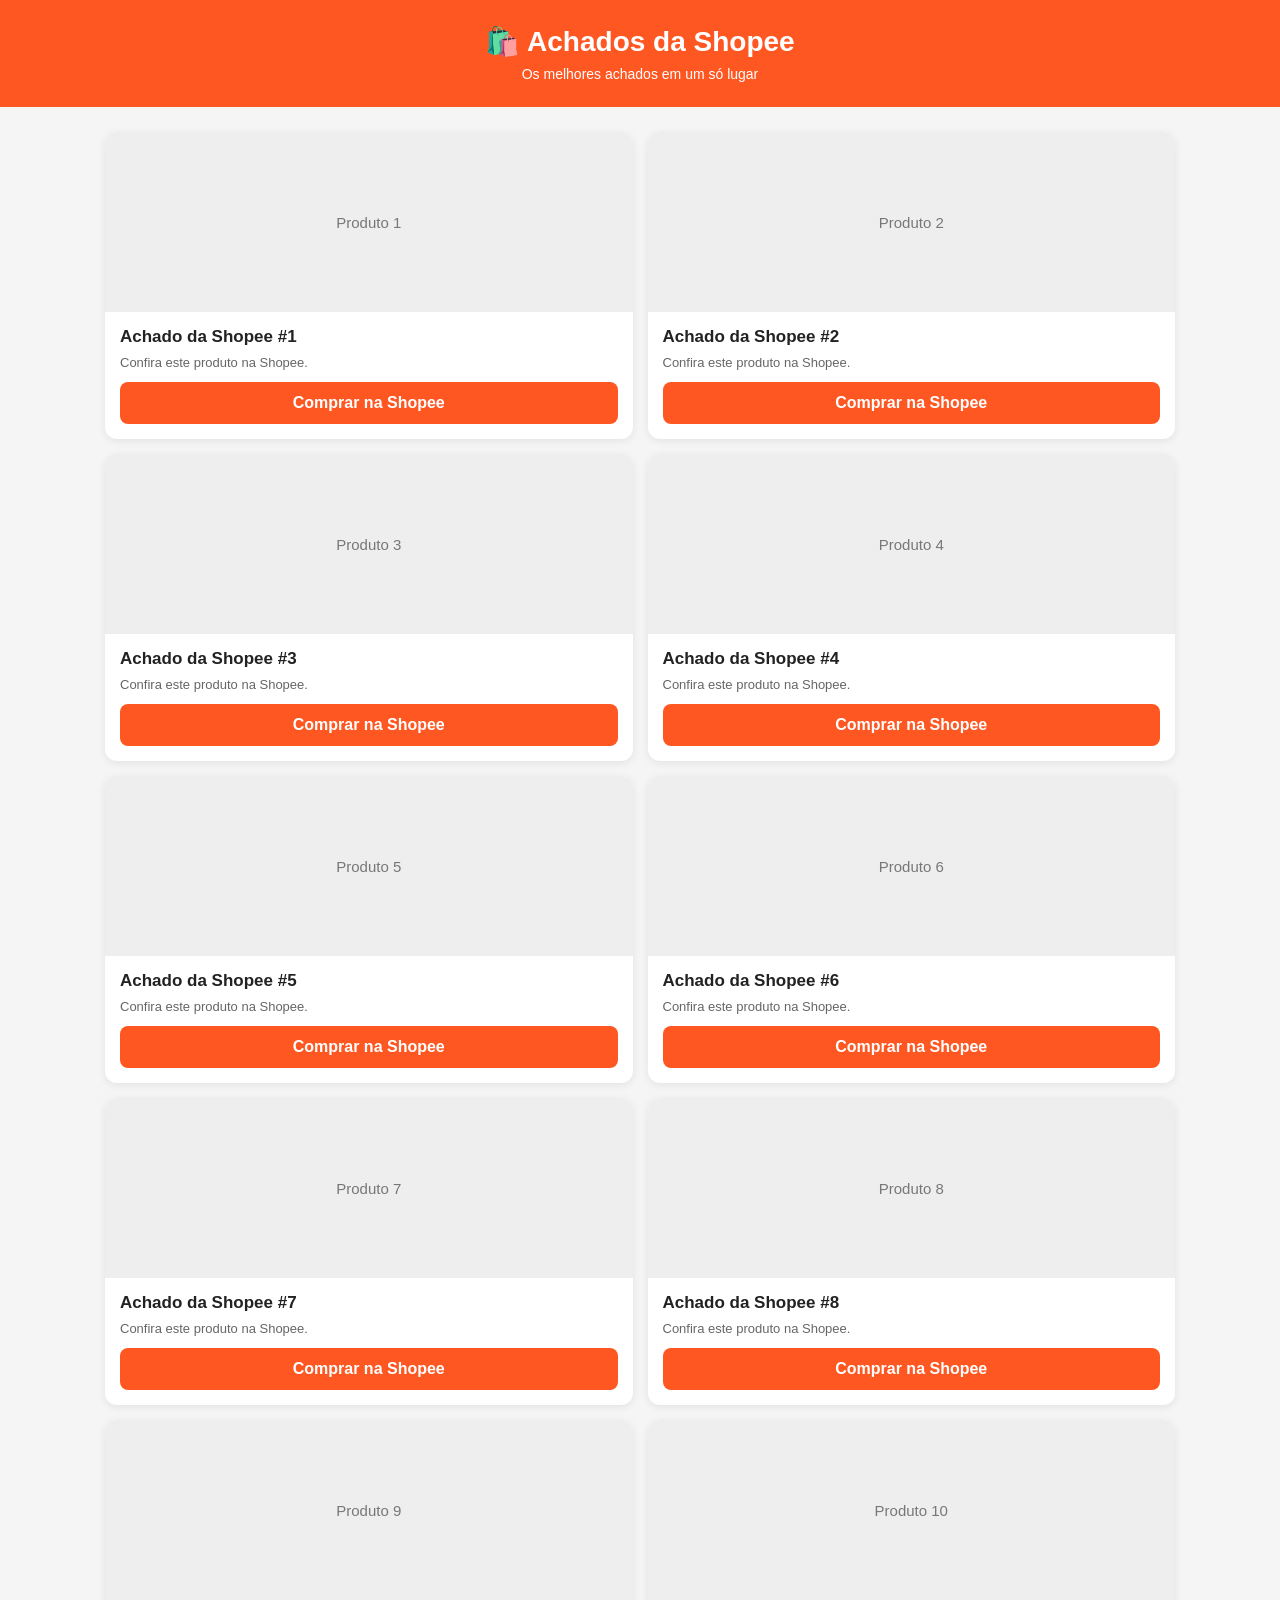
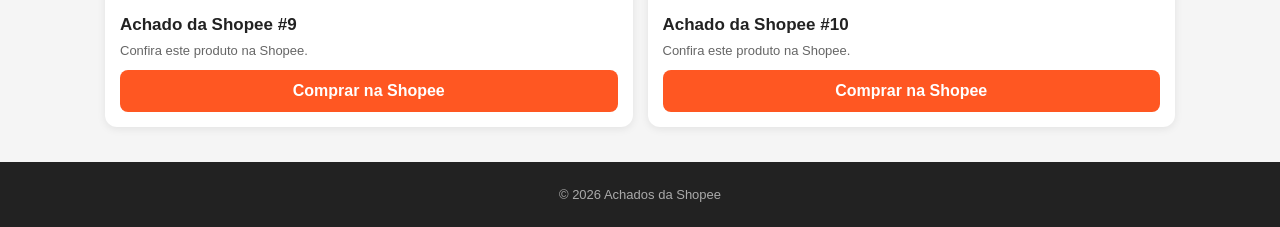
<file: index-3.html>
<!DOCTYPE html>
<html lang="pt-BR">
<head>
<meta charset="UTF-8">
<meta name="viewport" content="width=device-width, initial-scale=1.0">
<title>Achados da Shopee</title>
<style>
*{box-sizing:border-box;margin:0;padding:0}
body{font-family:Arial,sans-serif;background:#f5f5f5;color:#222}
header{background:#ff5722;color:#fff;text-align:center;padding:25px 15px}
header h1{font-size:28px;margin-bottom:8px}
header p{font-size:14px}
.container{max-width:1100px;margin:25px auto;padding:0 15px}
.produtos{display:grid;grid-template-columns:repeat(2,1fr);gap:15px}
.produto{background:#fff;border-radius:12px;overflow:hidden;box-shadow:0 2px 8px rgba(0,0,0,.08);padding-bottom:15px}
.foto{height:180px;background:#eee;display:flex;align-items:center;justify-content:center;color:#777;font-size:15px}
.produto h2{font-size:17px;padding:15px 15px 8px}
.produto p{padding:0 15px 12px;color:#666;font-size:13px}
.botao{display:block;margin:0 15px;padding:12px;background:#ff5722;color:#fff;text-align:center;text-decoration:none;border-radius:8px;font-weight:bold}
footer{margin-top:35px;padding:25px;background:#222;color:#aaa;text-align:center;font-size:13px}
@media(max-width:600px){.produtos{grid-template-columns:1fr 1fr}.foto{height:150px}header h1{font-size:24px}}
@media(max-width:380px){.produtos{grid-template-columns:1fr}}
</style>
</head>
<body>
<header>
<h1>🛍️ Achados da Shopee</h1>
<p>Os melhores achados em um só lugar</p>
</header>
<main class="container">
<section class="produtos">
<article class="produto">
<div class="foto">Produto 1</div>
<h2>Achado da Shopee #1</h2>
<p>Confira este produto na Shopee.</p>
<a class="botao" href="https://s.shopee.com.br/2LXQZdIKLW" target="_blank" rel="noopener">Comprar na Shopee</a>
</article>
<article class="produto">
<div class="foto">Produto 2</div>
<h2>Achado da Shopee #2</h2>
<p>Confira este produto na Shopee.</p>
<a class="botao" href="https://s.shopee.com.br/2VqqlwHh0Z" target="_blank" rel="noopener">Comprar na Shopee</a>
</article>
<article class="produto">
<div class="foto">Produto 3</div>
<h2>Achado da Shopee #3</h2>
<p>Confira este produto na Shopee.</p>
<a class="botao" href="https://s.shopee.com.br/19VnLRD56" target="_blank" rel="noopener">Comprar na Shopee</a>
</article>
<article class="produto">
<div class="foto">Produto 4</div>
<h2>Achado da Shopee #4</h2>
<p>Confira este produto na Shopee.</p>
<a class="botao" href="https://s.shopee.com.br/BSvzeQZk9" target="_blank" rel="noopener">Comprar na Shopee</a>
</article>
<article class="produto">
<div class="foto">Produto 5</div>
<h2>Achado da Shopee #5</h2>
<p>Confira este produto na Shopee.</p>
<a class="botao" href="https://s.shopee.com.br/LmMBxPwPC" target="_blank" rel="noopener">Comprar na Shopee</a>
</article>
<article class="produto">
<div class="foto">Produto 6</div>
<h2>Achado da Shopee #6</h2>
<p>Confira este produto na Shopee.</p>
<a class="botao" href="https://s.shopee.com.br/7Kw6WsxoaI" target="_blank" rel="noopener">Comprar na Shopee</a>
</article>
<article class="produto">
<div class="foto">Produto 7</div>
<h2>Achado da Shopee #7</h2>
<p>Confira este produto na Shopee.</p>
<a class="botao" href="https://s.shopee.com.br/7VFWjBxBFL" target="_blank" rel="noopener">Comprar na Shopee</a>
</article>
<article class="produto">
<div class="foto">Produto 8</div>
<h2>Achado da Shopee #8</h2>
<p>Confira este produto na Shopee.</p>
<a class="botao" href="https://s.shopee.com.br/70JG8Gz5GG" target="_blank" rel="noopener">Comprar na Shopee</a>
</article>
<article class="produto">
<div class="foto">Produto 9</div>
<h2>Achado da Shopee #9</h2>
<p>Confira este produto na Shopee.</p>
<a class="botao" href="https://s.shopee.com.br/7AcgKZyRvJ" target="_blank" rel="noopener">Comprar na Shopee</a>
</article>
<article class="produto">
<div class="foto">Produto 10</div>
<h2>Achado da Shopee #10</h2>
<p>Confira este produto na Shopee.</p>
<a class="botao" href="https://s.shopee.com.br/6fgPjf0LwE" target="_blank" rel="noopener">Comprar na Shopee</a>
</article>
</section>
</main>
<footer>© 2026 Achados da Shopee</footer>
</body>
</html>
</file>
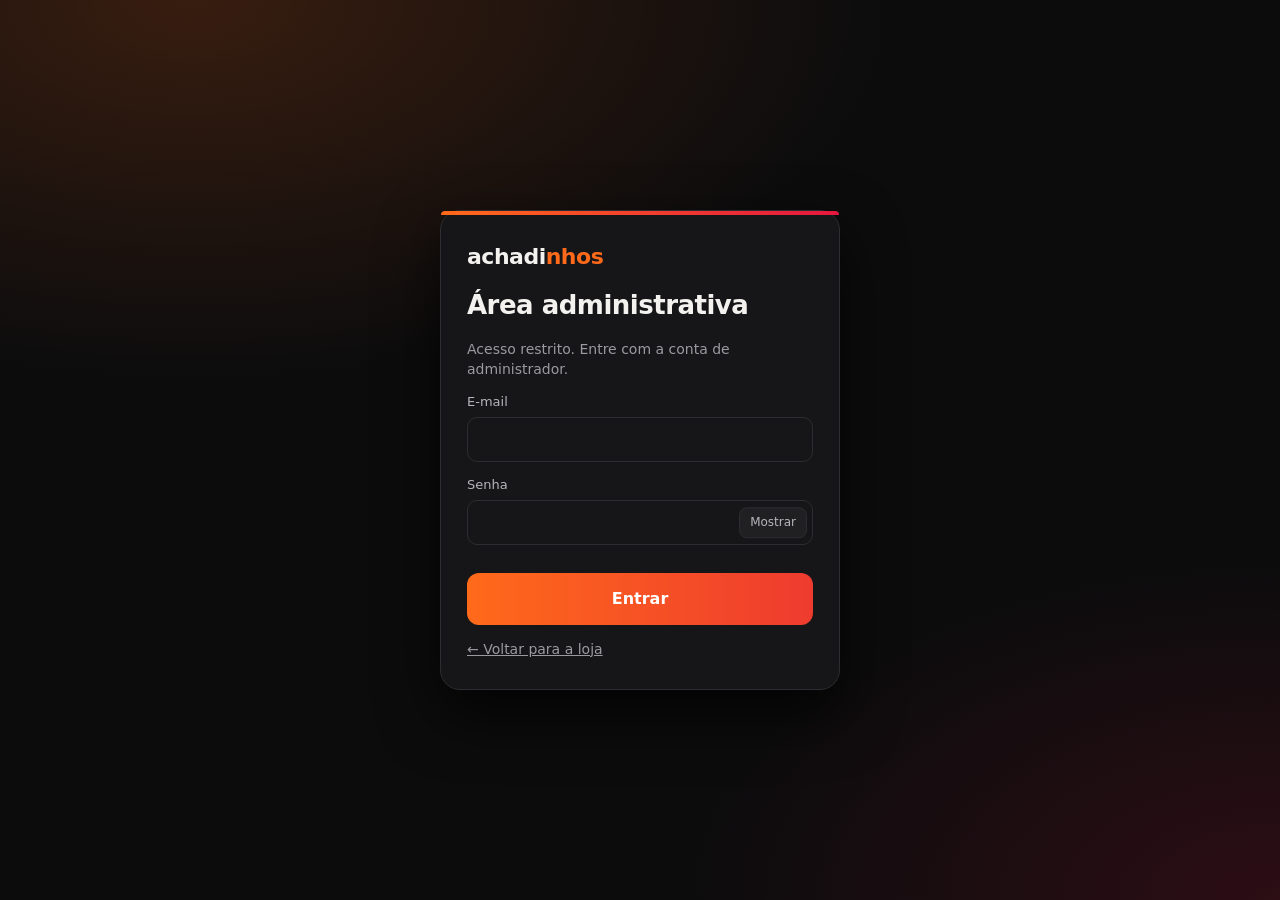
<file: login.html>
<!DOCTYPE html>
<html lang="pt-BR">
<head>
<meta charset="UTF-8">
<meta name="viewport" content="width=device-width,initial-scale=1">
<meta name="robots" content="noindex,nofollow">
<meta name="referrer" content="no-referrer">
<meta http-equiv="Content-Security-Policy" content="default-src 'self'; script-src 'self'; style-src 'self' 'unsafe-inline'; img-src 'self' https: blob:; connect-src 'self' https://*.supabase.co; object-src 'none'; base-uri 'none'; form-action 'self'">
<title>Entrar | Achadinhos</title>
<link rel="stylesheet" href="css/style.css">
</head>
<body class="lg-body">
<main class="lg">
 <form id="lf" class="lg-card" novalidate>
  <a class="logo" href="./">achadi<b>nhos</b></a>
  <h1>Área administrativa</h1>
  <p class="count">Acesso restrito. Entre com a conta de administrador.</p>
  <label>E-mail<input class="fld" id="email" type="email" autocomplete="username" required></label>
  <label>Senha<span class="pw"><input class="fld" id="pass" type="password" autocomplete="current-password" required><button type="button" id="eye" class="eye" aria-label="Mostrar senha" aria-pressed="false">Mostrar</button></span></label>
  <div class="err" id="err" role="alert"></div>
  <button class="lg-btn" id="go" type="submit">Entrar</button>
  <a class="count" href="./">← Voltar para a loja</a>
 </form>
</main>
<script type="module" src="js/login.js"></script>
</body>
</html>
</file>
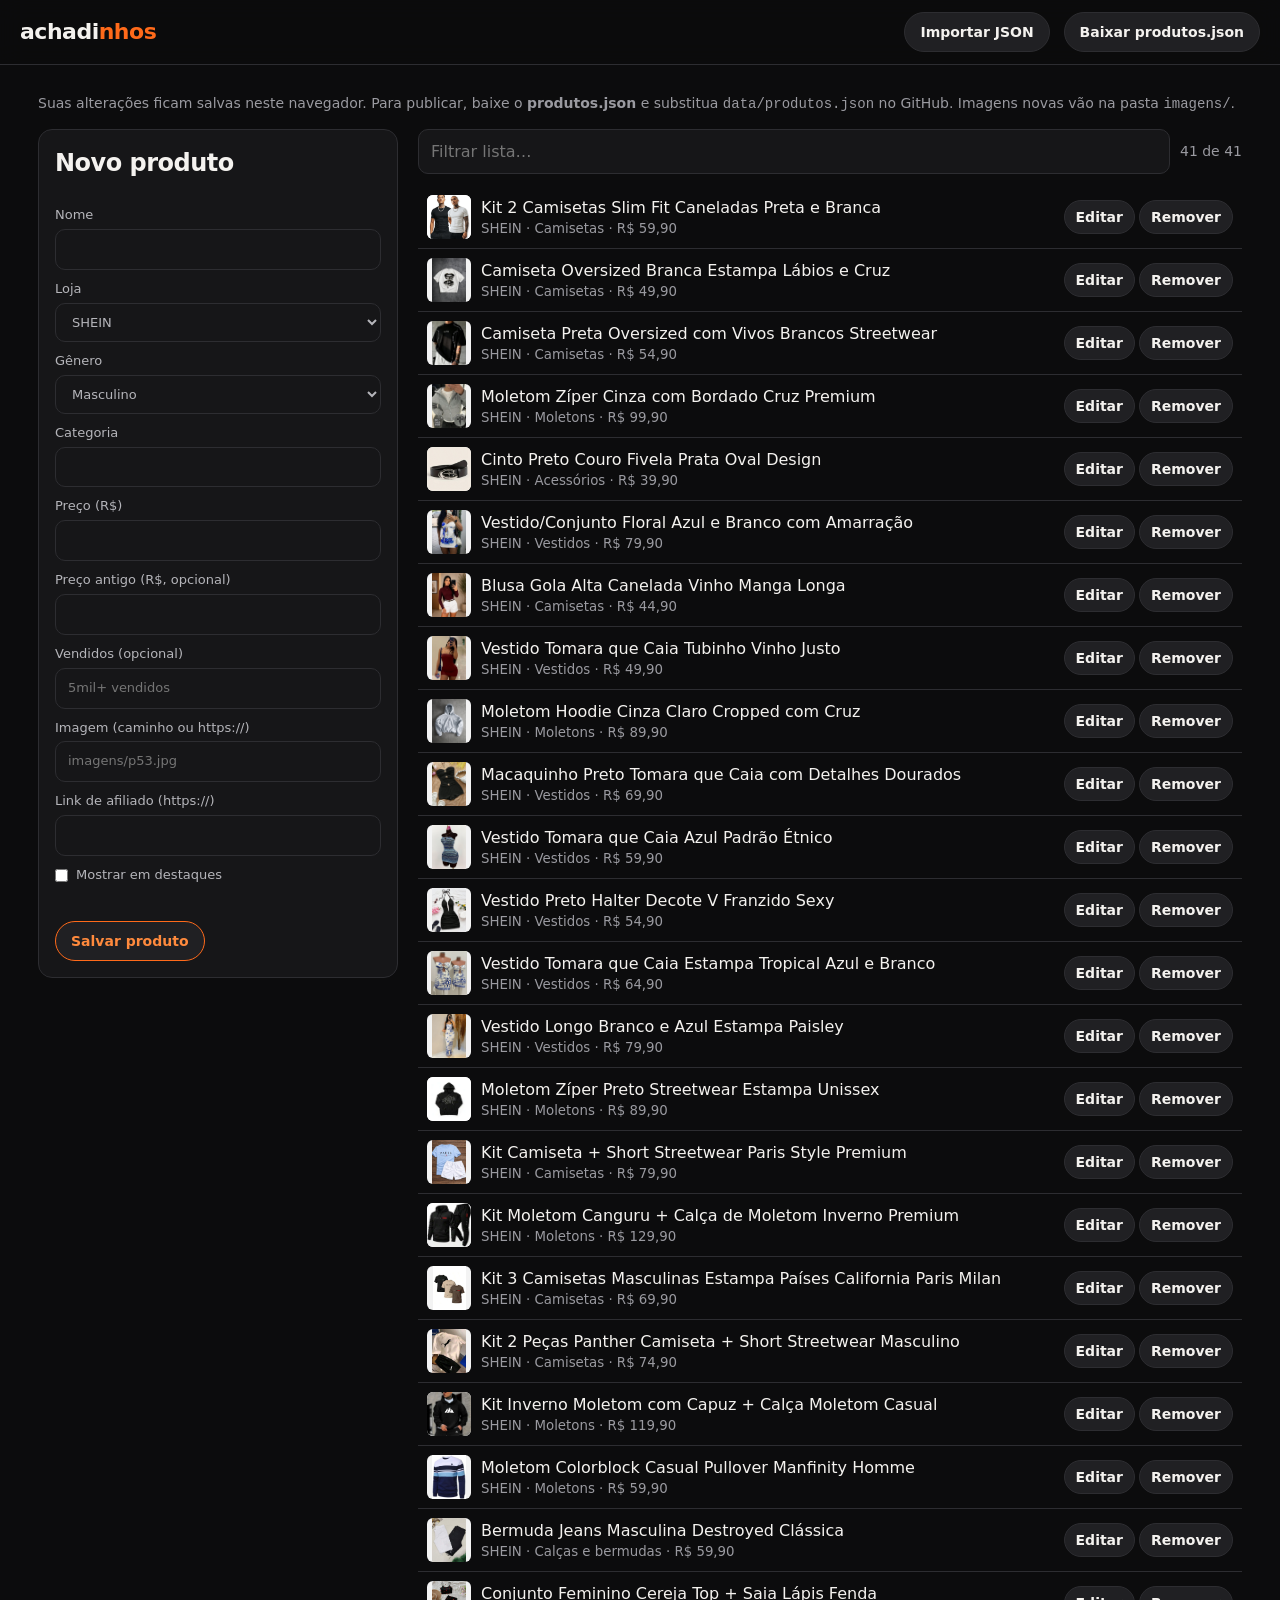
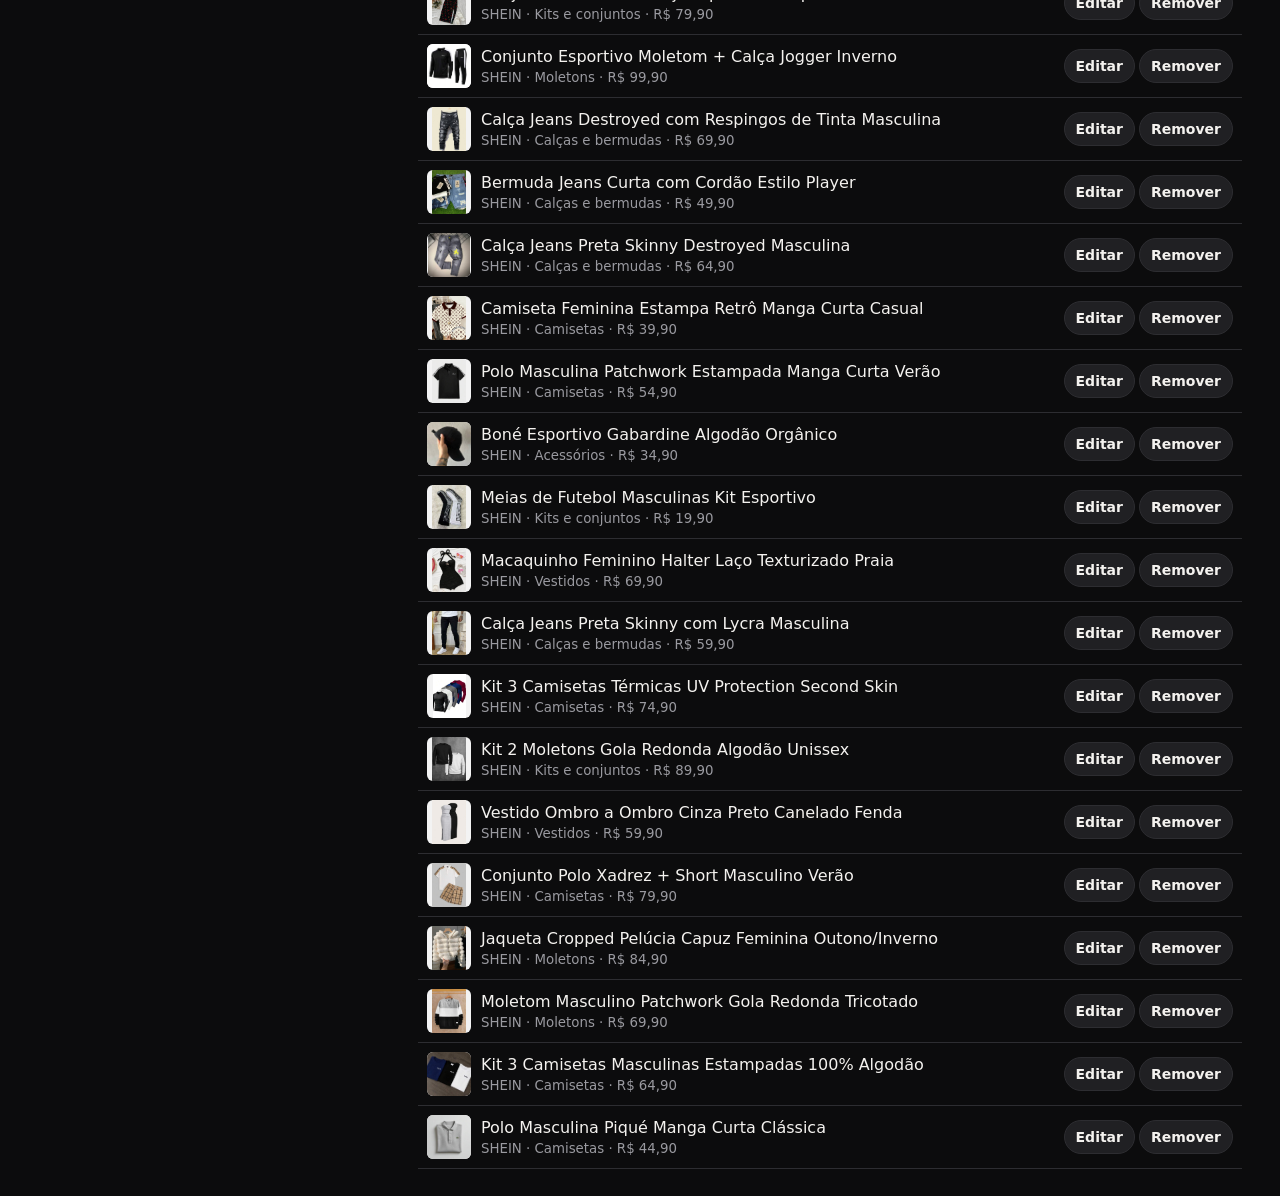
<file: achadinhos-novo/achadinhos/admin.html>
<!DOCTYPE html>
<html lang="pt-BR">
<head>
<meta charset="UTF-8">
<meta name="viewport" content="width=device-width,initial-scale=1">
<meta name="robots" content="noindex,nofollow">
<title>Painel | Achadinhos</title>
<link rel="stylesheet" href="css/style.css">
</head>
<body>
<header><div class="wrap bar"><a class="logo" href="./">achadi<b>nhos</b></a><span class="sp"></span>
<button class="ibtn" id="imp">Importar JSON</button><button class="ibtn" id="exp">Baixar produtos.json</button><input type="file" id="file" accept="application/json" hidden></div></header>
<main class="wrap"><section>
<p class="count" style="margin-bottom:14px">Suas alterações ficam salvas neste navegador. Para publicar, baixe o <b>produtos.json</b> e substitua <code>data/produtos.json</code> no GitHub. Imagens novas vão na pasta <code>imagens/</code>.</p>
<div class="adm">
<form id="form" autocomplete="off"><h2 id="ft">Novo produto</h2>
<label>Nome<input class="fld" name="nome" required maxlength="140"></label>
<label>Loja<select class="fld" name="loja"><option>SHEIN</option><option>Shopee</option><option>TikTok Shop</option></select></label>
<label>Gênero<select class="fld" name="genero"><option>Masculino</option><option>Feminino</option></select></label>
<label>Categoria<input class="fld" name="categoria" required list="cl" maxlength="40"></label><datalist id="cl"></datalist>
<label>Preço (R$)<input class="fld" name="preco" type="number" step="0.01" min="0.01" required></label>
<label>Preço antigo (R$, opcional)<input class="fld" name="precoAntigo" type="number" step="0.01" min="0"></label>
<label>Vendidos (opcional)<input class="fld" name="vendidos" placeholder="5mil+ vendidos"></label>
<label>Imagem (caminho ou https://)<input class="fld" name="imagem" required placeholder="imagens/p53.jpg"></label>
<label>Link de afiliado (https://)<input class="fld" name="link" type="url" required></label>
<label style="display:flex;gap:8px;align-items:center"><input type="checkbox" name="destaque"> Mostrar em destaques</label>
<div class="err" id="err" role="alert"></div>
<div><button class="ibtn on" type="submit">Salvar produto</button> <button class="ibtn" type="button" id="cancel" hidden>Cancelar</button></div>
</form>
<div><div class="tools"><input class="fld" id="aq" type="search" placeholder="Filtrar lista…" style="flex:1"><span class="count" id="ac"></span></div><div id="list"></div></div>
</div></section></main>
<script type="module" src="js/admin.js"></script>
</body>
</html>
</file>
<file: css/style.css>
:root{--bg:#0c0c0d;--g1:#161618;--g2:#202023;--g3:#2d2d31;--tx:#f4f2ef;--or:#ff6a1a;--or2:#ff8a3d;--ok:#3ddc97;--r:14px}
*{box-sizing:border-box;margin:0;padding:0}
html{scroll-behavior:smooth}
body{font-family:system-ui,-apple-system,"Segoe UI",Roboto,sans-serif;background:var(--bg);color:var(--tx);line-height:1.45;min-height:100vh}
a{color:inherit}
button,input,select{font:inherit;color:inherit}
:focus-visible{outline:2px solid var(--or2);outline-offset:2px}
.wrap{max-width:1240px;margin:auto;padding:0 18px}
header{position:sticky;top:0;z-index:20;background:rgba(12,12,13,.92);backdrop-filter:blur(12px);border-bottom:1px solid var(--g3)}
.bar{display:flex;align-items:center;gap:14px;padding:12px 0}
.logo{font-weight:800;font-size:22px;letter-spacing:-.5px;text-decoration:none;white-space:nowrap}
.logo b{color:var(--or)}
.bar .sp{flex:1}
.ibtn{background:var(--g2);border:1px solid var(--g3);border-radius:999px;padding:9px 15px;cursor:pointer;text-decoration:none;font-size:14px;font-weight:600;transition:.2s;white-space:nowrap}
.ibtn:hover,.ibtn.on{border-color:var(--or);color:var(--or2)}
.ibtn:active{transform:scale(.95)}
.hero{padding:54px 0 34px;background:radial-gradient(900px 300px at 80% -10%,#ff6a1a30,transparent),var(--bg)}
.hero h1{font-size:clamp(32px,6vw,58px);line-height:1.02;letter-spacing:-1.5px;max-width:720px;margin-bottom:12px}
.hero p{color:#b5b5ba;max-width:560px;margin-bottom:24px}
.sbox{display:flex;max-width:680px;background:var(--g1);border:2px solid var(--g3);border-radius:999px;overflow:hidden;transition:.2s}
.sbox:focus-within{border-color:var(--or);box-shadow:0 0 0 5px #ff6a1a22}
.sbox input{flex:1;min-width:0;background:none;border:0;outline:0;padding:16px 22px;font-size:16px}
.sbox button{background:var(--or);border:0;color:#111;font-weight:800;padding:0 26px;cursor:pointer}
.chips{display:flex;gap:8px;overflow-x:auto;padding:4px 0 8px;scrollbar-width:none}
.chip{flex:none;background:var(--g1);border:1px solid var(--g3);border-radius:999px;padding:9px 16px;cursor:pointer;font-weight:600;font-size:14px;transition:.2s}
.chip:hover{border-color:var(--or)}
.chip.on{background:var(--or);border-color:var(--or);color:#111}
section{padding:28px 0}
h2{font-size:24px;letter-spacing:-.5px;margin-bottom:16px;display:flex;align-items:center;gap:10px}
.nav{margin-left:auto;display:flex;gap:6px}
.nav button{width:38px;height:38px;border-radius:50%;background:var(--g2);border:1px solid var(--g3);cursor:pointer;font-size:18px;transition:.2s}
.nav button:hover{border-color:var(--or);color:var(--or2)}
.car{display:flex;gap:14px;overflow-x:auto;scroll-snap-type:x mandatory;scrollbar-width:none;padding-bottom:6px}
.car .card{flex:0 0 min(240px,70vw);scroll-snap-align:start}
.grid{display:grid;grid-template-columns:repeat(auto-fill,minmax(210px,1fr));gap:16px}
.card{background:var(--g1);border:1px solid var(--g3);border-radius:var(--r);overflow:hidden;display:flex;flex-direction:column;transition:.25s}
.card:hover{transform:translateY(-4px);border-color:var(--or)}
.pic{position:relative;aspect-ratio:1;background:#f3f3f3}
.pic img{width:100%;height:100%;object-fit:contain;display:block}
.off{position:absolute;left:10px;top:10px;background:var(--or);color:#111;font-weight:800;font-size:12px;padding:4px 9px;border-radius:999px}
.fav{position:absolute;right:10px;top:10px;width:38px;height:38px;border-radius:50%;border:0;background:#000a;color:#fff;font-size:19px;cursor:pointer;transition:.2s}
.fav:hover{transform:scale(1.12)}
.fav.on{color:#ff3b5c;animation:pop .3s}
@keyframes pop{50%{transform:scale(1.35)}}
.info{padding:13px;display:flex;flex-direction:column;gap:5px;flex:1}
.loja{font-size:12px;font-weight:700;color:var(--or2)}
.loja.SHEIN{color:#e8e8e8}.loja.Shopee{color:#ff7a45}.loja.TikTok{color:#25f4ee}
.card h3{font-size:14px;font-weight:600;line-height:1.3;display:-webkit-box;-webkit-line-clamp:2;-webkit-box-orient:vertical;overflow:hidden;min-height:36px}
.old{font-size:12px;color:#8a8a90;text-decoration:line-through}
.price{font-size:21px;font-weight:800}
.sold{font-size:12px;color:#9a9aa0}
.buy{margin-top:auto;text-align:center;background:var(--or);color:#111;font-weight:800;text-decoration:none;padding:11px;border-radius:10px;transition:.2s}
.buy:hover{background:var(--or2);transform:translateY(-1px)}
.buy:active{transform:scale(.97)}
.tools{display:flex;flex-wrap:wrap;gap:10px;align-items:center;margin-bottom:12px}
select,.fld{background:var(--g1);border:1px solid var(--g3);border-radius:10px;padding:10px 12px}
details{background:var(--g1);border:1px solid var(--g3);border-radius:var(--r);padding:0 14px;margin-bottom:12px}
summary{cursor:pointer;padding:13px 0;font-weight:700;list-style:none}
summary::after{content:"+";float:right;color:var(--or2);font-size:20px;line-height:1}
details[open] summary::after{content:"−"}
details .chips{flex-wrap:wrap;padding-bottom:14px}
.count{color:#9a9aa0;font-size:14px}
.empty{padding:40px;text-align:center;border:1px dashed var(--g3);border-radius:var(--r);color:#9a9aa0}
.empty button{margin-top:12px}
footer{border-top:1px solid var(--g3);padding:30px 0;color:#8a8a90;font-size:13px;margin-top:30px}
.toast{position:fixed;left:50%;bottom:22px;transform:translate(-50%,90px);background:var(--g2);border:1px solid var(--or);padding:11px 18px;border-radius:999px;transition:.3s;z-index:50}
.toast.on{transform:translate(-50%,0)}
/* admin */
.adm{display:grid;grid-template-columns:minmax(0,360px) 1fr;gap:20px;align-items:start}
.adm form{display:grid;gap:10px;background:var(--g1);border:1px solid var(--g3);border-radius:var(--r);padding:16px;position:sticky;top:70px}
.adm label{display:grid;gap:4px;font-size:13px;color:#b5b5ba}
.adm .fld{width:100%}
.row{display:grid;grid-template-columns:44px 1fr auto;gap:10px;align-items:center;padding:9px;border-bottom:1px solid var(--g3)}
.row img{width:44px;height:44px;object-fit:contain;background:#f3f3f3;border-radius:6px}
.row small{color:#9a9aa0;display:block}
.row .ibtn{padding:6px 11px;margin-left:4px}
.err{color:#ff6b6b;font-size:13px;min-height:16px}
@media(max-width:760px){.adm{grid-template-columns:1fr}.adm form{position:static}.grid{grid-template-columns:repeat(2,1fr);gap:11px}.price{font-size:18px}.bar{flex-wrap:wrap}.hero{padding-top:34px}.ibtn.hide-m{display:none}}
@media(prefers-reduced-motion:reduce){*{transition:none!important;animation:none!important;scroll-behavior:auto!important}}
/* banners */
#banners{padding-top:22px}#banners:empty{display:none}
.bs{position:relative}.bs-v{overflow:hidden;border-radius:20px;border:1px solid var(--g3)}
.bs-tr{display:flex;transition:transform .6s cubic-bezier(.2,.7,.2,1)}.bs-tr>.bn{flex:0 0 100%;border-radius:0}
.bn{position:relative;display:grid;grid-template-columns:1.1fr .9fr;align-items:center;gap:28px;min-height:340px;padding:38px 52px;overflow:hidden;color:var(--tx);border-radius:20px;background:radial-gradient(520px 300px at 85% 50%,color-mix(in srgb,var(--ac) 38%,transparent),transparent),linear-gradient(120deg,var(--bg),#1d1d20 140%)}
.bn::after{content:"";position:absolute;left:0;bottom:0;height:4px;width:38%;background:var(--ac)}
.bn-t{display:grid;gap:14px;justify-items:start}
.bn-t h2{font-size:clamp(28px,4.4vw,50px);line-height:1.04;letter-spacing:-1.2px;margin:0}
.bn-t p{max-width:46ch;opacity:.82;font-size:17px}
.bn-b{background:var(--ac);color:#111;font-weight:800;text-decoration:none;padding:13px 26px;border-radius:999px;transition:.2s}
.bn-b:hover{transform:translateY(-2px);box-shadow:0 8px 24px color-mix(in srgb,var(--ac) 50%,transparent)}
.bn-b:active{transform:scale(.96)}
.bn-i{justify-self:center;width:min(100%,330px);aspect-ratio:1;background:#f3f3f3;border-radius:22px;padding:12px;box-shadow:0 20px 50px #000a,0 0 0 1px var(--ac)}
.bn-i img{width:100%;height:100%;object-fit:contain;display:block}
.bn.on .bn-t>*{animation:bnup .6s both}.bn.on .bn-t>:nth-child(2){animation-delay:.1s}.bn.on .bn-t>:nth-child(3){animation-delay:.2s}
.bn.on .bn-i{animation:bnzoom .8s .1s both}
@keyframes bnup{from{opacity:0;transform:translateY(18px)}}
@keyframes bnzoom{from{opacity:0;transform:scale(.9) rotate(-2deg)}}
.bs-a{position:absolute;top:50%;transform:translateY(-50%);width:42px;height:42px;border-radius:50%;border:1px solid var(--g3);background:#000b;color:#fff;font-size:22px;cursor:pointer;transition:.2s;z-index:2}
.bs-a:hover{border-color:var(--or);color:var(--or2)}.bs-a.l{left:12px}.bs-a.r{right:12px}
.bs-d{display:flex;justify-content:center;gap:8px;margin-top:12px}
.bs-d button{width:10px;height:10px;border-radius:99px;border:0;background:var(--g3);cursor:pointer;padding:0;transition:.3s}
.bs-d button[aria-current=true]{width:30px;background:var(--or)}
@media(max-width:760px){.bn{grid-template-columns:1fr;min-height:0;padding:22px 20px 28px;gap:18px}.bn-i{order:-1;width:min(70%,220px)}.bn-t p{font-size:15px}.bs-a{display:none}}
/* login */
[hidden]{display:none!important}
.lg-body{background:radial-gradient(700px 380px at 15% 0%,#ff6a1a2e,transparent),radial-gradient(600px 340px at 100% 100%,#e5173f26,transparent),var(--bg)}
.lg{min-height:100vh;display:grid;place-items:center;padding:20px}
.lg-card{width:min(100%,400px);display:grid;gap:14px;background:var(--g1);border:1px solid var(--g3);border-radius:20px;padding:30px 26px;box-shadow:0 24px 60px #000b;position:relative}
.lg-card::before{content:"";position:absolute;inset:0 0 auto 0;height:4px;border-radius:20px 20px 0 0;background:linear-gradient(90deg,var(--or),#e5173f)}
.lg-card h1{font-size:26px;letter-spacing:-.5px}
.lg-card label{display:grid;gap:5px;font-size:13px;color:#b5b5ba}
.lg-card .fld{width:100%;font-size:16px}
.lg-card .fld:focus{outline:0;border-color:var(--or);box-shadow:0 0 0 4px #ff6a1a22}
.pw{position:relative;display:block}.pw .fld{padding-right:84px}
.eye{position:absolute;right:6px;top:50%;transform:translateY(-50%);background:var(--g2);border:1px solid var(--g3);border-radius:8px;padding:6px 10px;font-size:12px;cursor:pointer}
.eye:hover{border-color:var(--or)}
.lg-btn{background:linear-gradient(90deg,var(--or),#ee3b2f);border:0;color:#fff;font-weight:800;font-size:16px;padding:14px;border-radius:12px;cursor:pointer;transition:.2s}
.lg-btn:hover{filter:brightness(1.1);transform:translateY(-1px)}.lg-btn:active{transform:scale(.98)}.lg-btn:disabled{opacity:.6;cursor:wait}
.lg-card .err{background:#e5173f1a;border-radius:8px;padding:0;min-height:0}.lg-card .err:not(:empty){padding:9px 12px;border:1px solid #e5173f66;color:#ff7a8a}
</file>
<file: achadinhos-novo/achadinhos/css/style.css>
:root{--bg:#0c0c0d;--g1:#161618;--g2:#202023;--g3:#2d2d31;--tx:#f4f2ef;--or:#ff6a1a;--or2:#ff8a3d;--ok:#3ddc97;--r:14px}
*{box-sizing:border-box;margin:0;padding:0}
html{scroll-behavior:smooth}
body{font-family:system-ui,-apple-system,"Segoe UI",Roboto,sans-serif;background:var(--bg);color:var(--tx);line-height:1.45;min-height:100vh}
a{color:inherit}
button,input,select{font:inherit;color:inherit}
:focus-visible{outline:2px solid var(--or2);outline-offset:2px}
.wrap{max-width:1240px;margin:auto;padding:0 18px}
header{position:sticky;top:0;z-index:20;background:rgba(12,12,13,.92);backdrop-filter:blur(12px);border-bottom:1px solid var(--g3)}
.bar{display:flex;align-items:center;gap:14px;padding:12px 0}
.logo{font-weight:800;font-size:22px;letter-spacing:-.5px;text-decoration:none;white-space:nowrap}
.logo b{color:var(--or)}
.bar .sp{flex:1}
.ibtn{background:var(--g2);border:1px solid var(--g3);border-radius:999px;padding:9px 15px;cursor:pointer;text-decoration:none;font-size:14px;font-weight:600;transition:.2s;white-space:nowrap}
.ibtn:hover,.ibtn.on{border-color:var(--or);color:var(--or2)}
.ibtn:active{transform:scale(.95)}
.hero{padding:54px 0 34px;background:radial-gradient(900px 300px at 80% -10%,#ff6a1a30,transparent),var(--bg)}
.hero h1{font-size:clamp(32px,6vw,58px);line-height:1.02;letter-spacing:-1.5px;max-width:720px;margin-bottom:12px}
.hero p{color:#b5b5ba;max-width:560px;margin-bottom:24px}
.sbox{display:flex;max-width:680px;background:var(--g1);border:2px solid var(--g3);border-radius:999px;overflow:hidden;transition:.2s}
.sbox:focus-within{border-color:var(--or);box-shadow:0 0 0 5px #ff6a1a22}
.sbox input{flex:1;min-width:0;background:none;border:0;outline:0;padding:16px 22px;font-size:16px}
.sbox button{background:var(--or);border:0;color:#111;font-weight:800;padding:0 26px;cursor:pointer}
.chips{display:flex;gap:8px;overflow-x:auto;padding:4px 0 8px;scrollbar-width:none}
.chip{flex:none;background:var(--g1);border:1px solid var(--g3);border-radius:999px;padding:9px 16px;cursor:pointer;font-weight:600;font-size:14px;transition:.2s}
.chip:hover{border-color:var(--or)}
.chip.on{background:var(--or);border-color:var(--or);color:#111}
section{padding:28px 0}
h2{font-size:24px;letter-spacing:-.5px;margin-bottom:16px;display:flex;align-items:center;gap:10px}
.nav{margin-left:auto;display:flex;gap:6px}
.nav button{width:38px;height:38px;border-radius:50%;background:var(--g2);border:1px solid var(--g3);cursor:pointer;font-size:18px;transition:.2s}
.nav button:hover{border-color:var(--or);color:var(--or2)}
.car{display:flex;gap:14px;overflow-x:auto;scroll-snap-type:x mandatory;scrollbar-width:none;padding-bottom:6px}
.car .card{flex:0 0 min(240px,70vw);scroll-snap-align:start}
.grid{display:grid;grid-template-columns:repeat(auto-fill,minmax(210px,1fr));gap:16px}
.card{background:var(--g1);border:1px solid var(--g3);border-radius:var(--r);overflow:hidden;display:flex;flex-direction:column;transition:.25s}
.card:hover{transform:translateY(-4px);border-color:var(--or)}
.pic{position:relative;aspect-ratio:1;background:#f3f3f3}
.pic img{width:100%;height:100%;object-fit:contain;display:block}
.off{position:absolute;left:10px;top:10px;background:var(--or);color:#111;font-weight:800;font-size:12px;padding:4px 9px;border-radius:999px}
.fav{position:absolute;right:10px;top:10px;width:38px;height:38px;border-radius:50%;border:0;background:#000a;color:#fff;font-size:19px;cursor:pointer;transition:.2s}
.fav:hover{transform:scale(1.12)}
.fav.on{color:#ff3b5c;animation:pop .3s}
@keyframes pop{50%{transform:scale(1.35)}}
.info{padding:13px;display:flex;flex-direction:column;gap:5px;flex:1}
.loja{font-size:12px;font-weight:700;color:var(--or2)}
.loja.SHEIN{color:#e8e8e8}.loja.Shopee{color:#ff7a45}.loja.TikTok{color:#25f4ee}
.card h3{font-size:14px;font-weight:600;line-height:1.3;display:-webkit-box;-webkit-line-clamp:2;-webkit-box-orient:vertical;overflow:hidden;min-height:36px}
.old{font-size:12px;color:#8a8a90;text-decoration:line-through}
.price{font-size:21px;font-weight:800}
.sold{font-size:12px;color:#9a9aa0}
.buy{margin-top:auto;text-align:center;background:var(--or);color:#111;font-weight:800;text-decoration:none;padding:11px;border-radius:10px;transition:.2s}
.buy:hover{background:var(--or2);transform:translateY(-1px)}
.buy:active{transform:scale(.97)}
.tools{display:flex;flex-wrap:wrap;gap:10px;align-items:center;margin-bottom:12px}
select,.fld{background:var(--g1);border:1px solid var(--g3);border-radius:10px;padding:10px 12px}
details{background:var(--g1);border:1px solid var(--g3);border-radius:var(--r);padding:0 14px;margin-bottom:12px}
summary{cursor:pointer;padding:13px 0;font-weight:700;list-style:none}
summary::after{content:"+";float:right;color:var(--or2);font-size:20px;line-height:1}
details[open] summary::after{content:"−"}
details .chips{flex-wrap:wrap;padding-bottom:14px}
.count{color:#9a9aa0;font-size:14px}
.empty{padding:40px;text-align:center;border:1px dashed var(--g3);border-radius:var(--r);color:#9a9aa0}
.empty button{margin-top:12px}
footer{border-top:1px solid var(--g3);padding:30px 0;color:#8a8a90;font-size:13px;margin-top:30px}
.toast{position:fixed;left:50%;bottom:22px;transform:translate(-50%,90px);background:var(--g2);border:1px solid var(--or);padding:11px 18px;border-radius:999px;transition:.3s;z-index:50}
.toast.on{transform:translate(-50%,0)}
/* admin */
.adm{display:grid;grid-template-columns:minmax(0,360px) 1fr;gap:20px;align-items:start}
.adm form{display:grid;gap:10px;background:var(--g1);border:1px solid var(--g3);border-radius:var(--r);padding:16px;position:sticky;top:70px}
.adm label{display:grid;gap:4px;font-size:13px;color:#b5b5ba}
.adm .fld{width:100%}
.row{display:grid;grid-template-columns:44px 1fr auto;gap:10px;align-items:center;padding:9px;border-bottom:1px solid var(--g3)}
.row img{width:44px;height:44px;object-fit:contain;background:#f3f3f3;border-radius:6px}
.row small{color:#9a9aa0;display:block}
.row .ibtn{padding:6px 11px;margin-left:4px}
.err{color:#ff6b6b;font-size:13px;min-height:16px}
@media(max-width:760px){.adm{grid-template-columns:1fr}.adm form{position:static}.grid{grid-template-columns:repeat(2,1fr);gap:11px}.price{font-size:18px}.bar{flex-wrap:wrap}.hero{padding-top:34px}.ibtn.hide-m{display:none}}
@media(prefers-reduced-motion:reduce){*{transition:none!important;animation:none!important;scroll-behavior:auto!important}}
</file>
